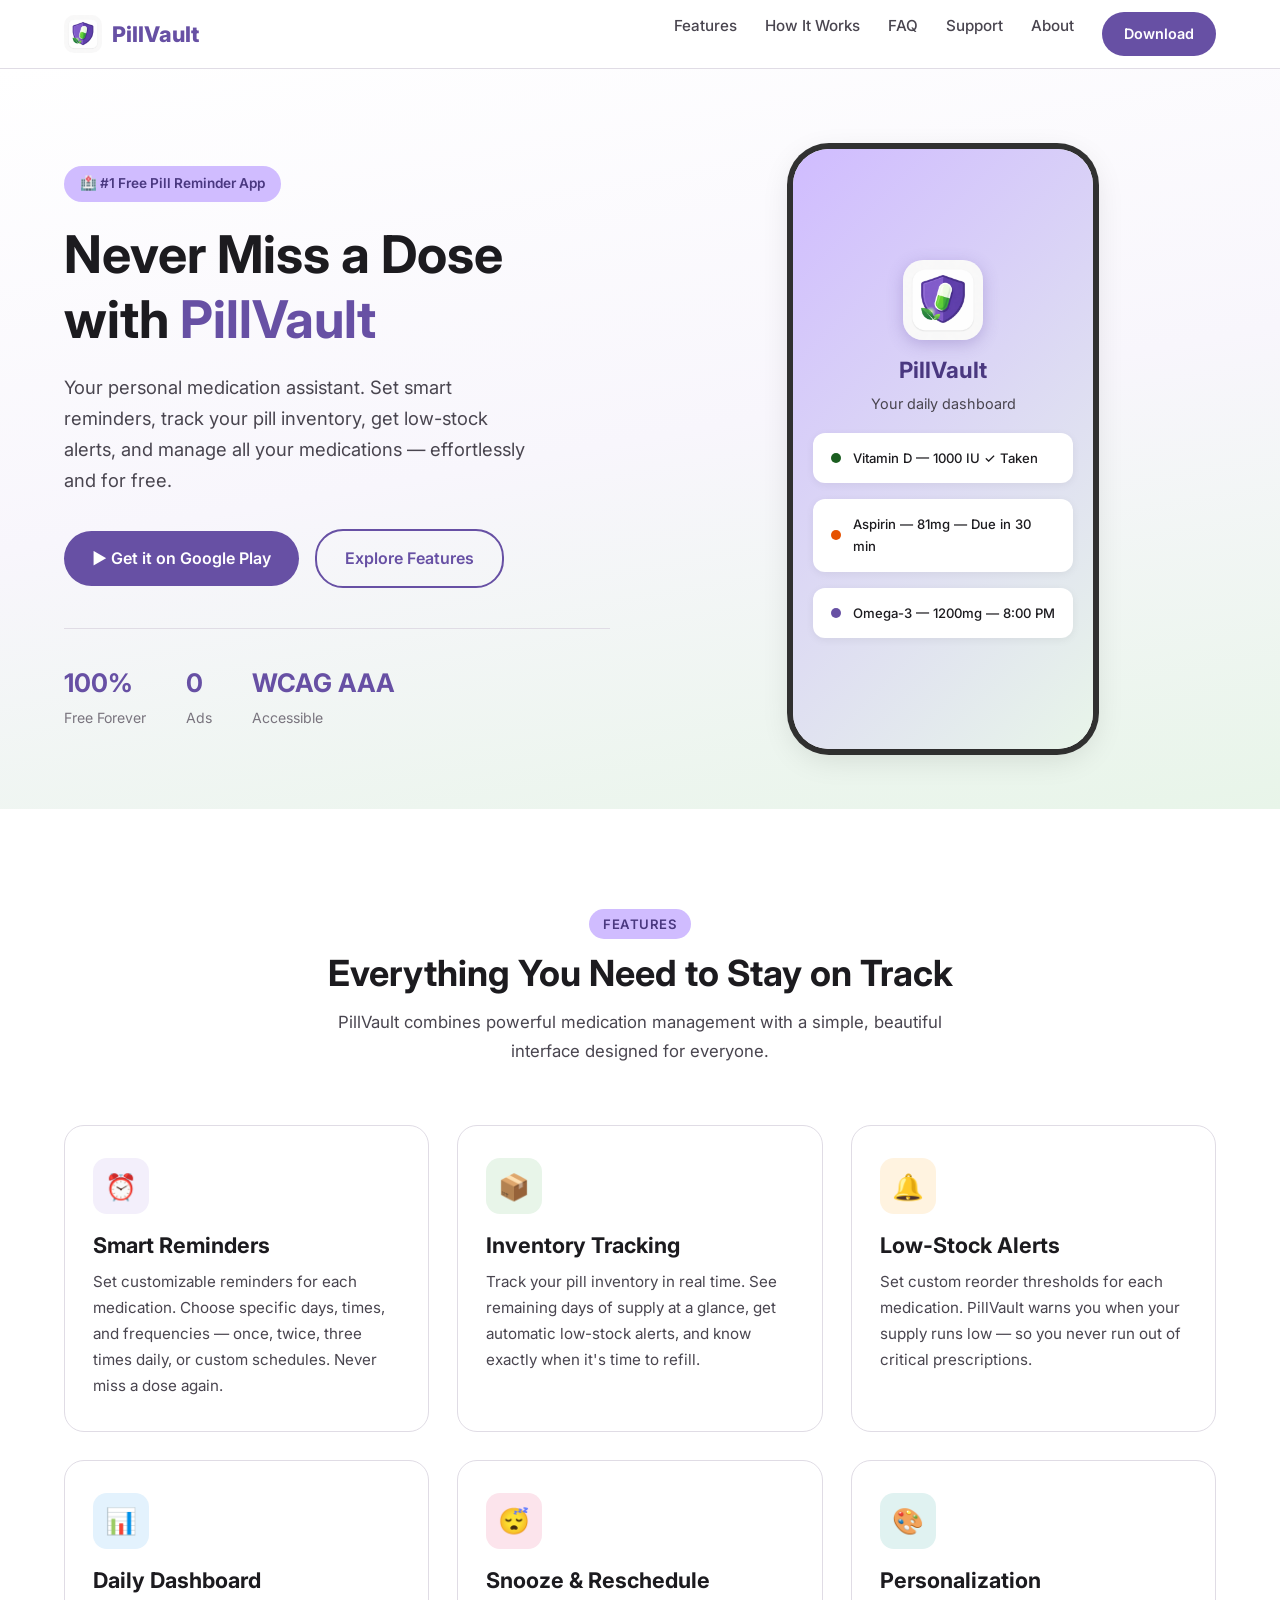
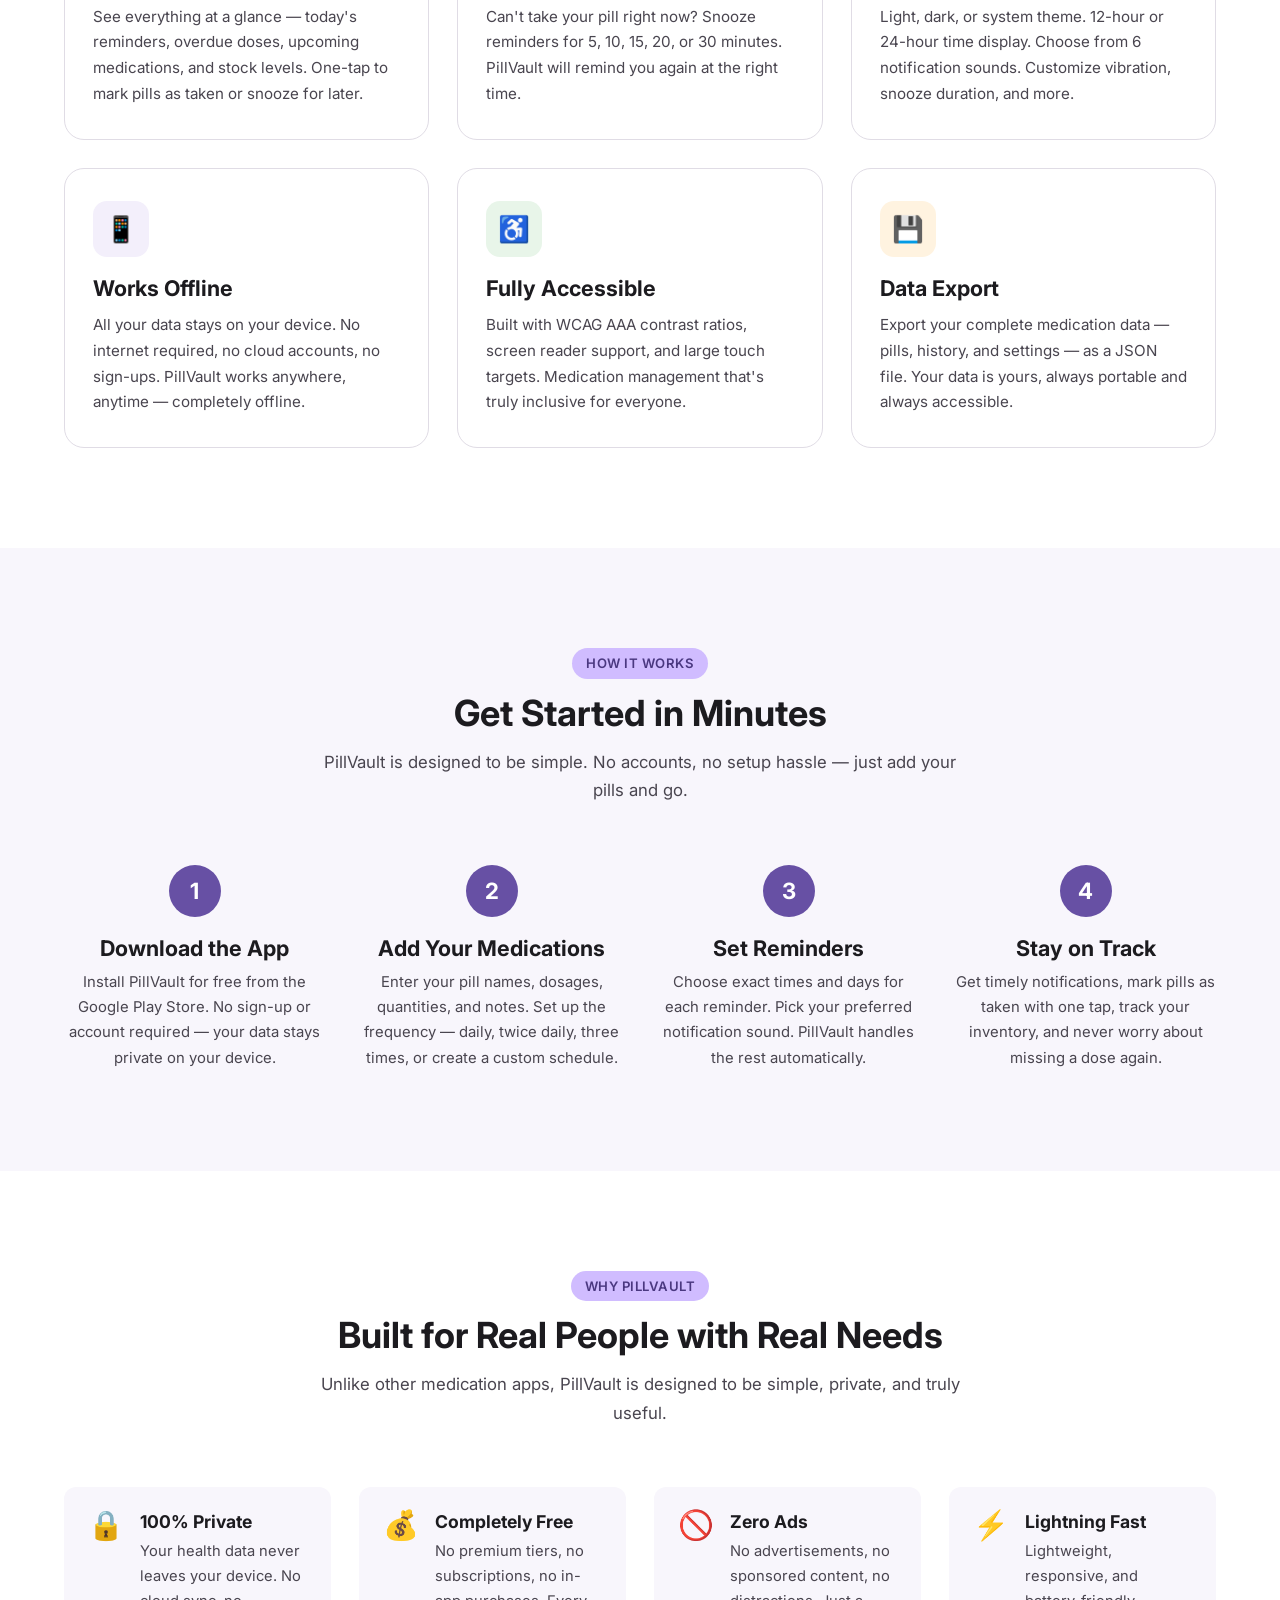
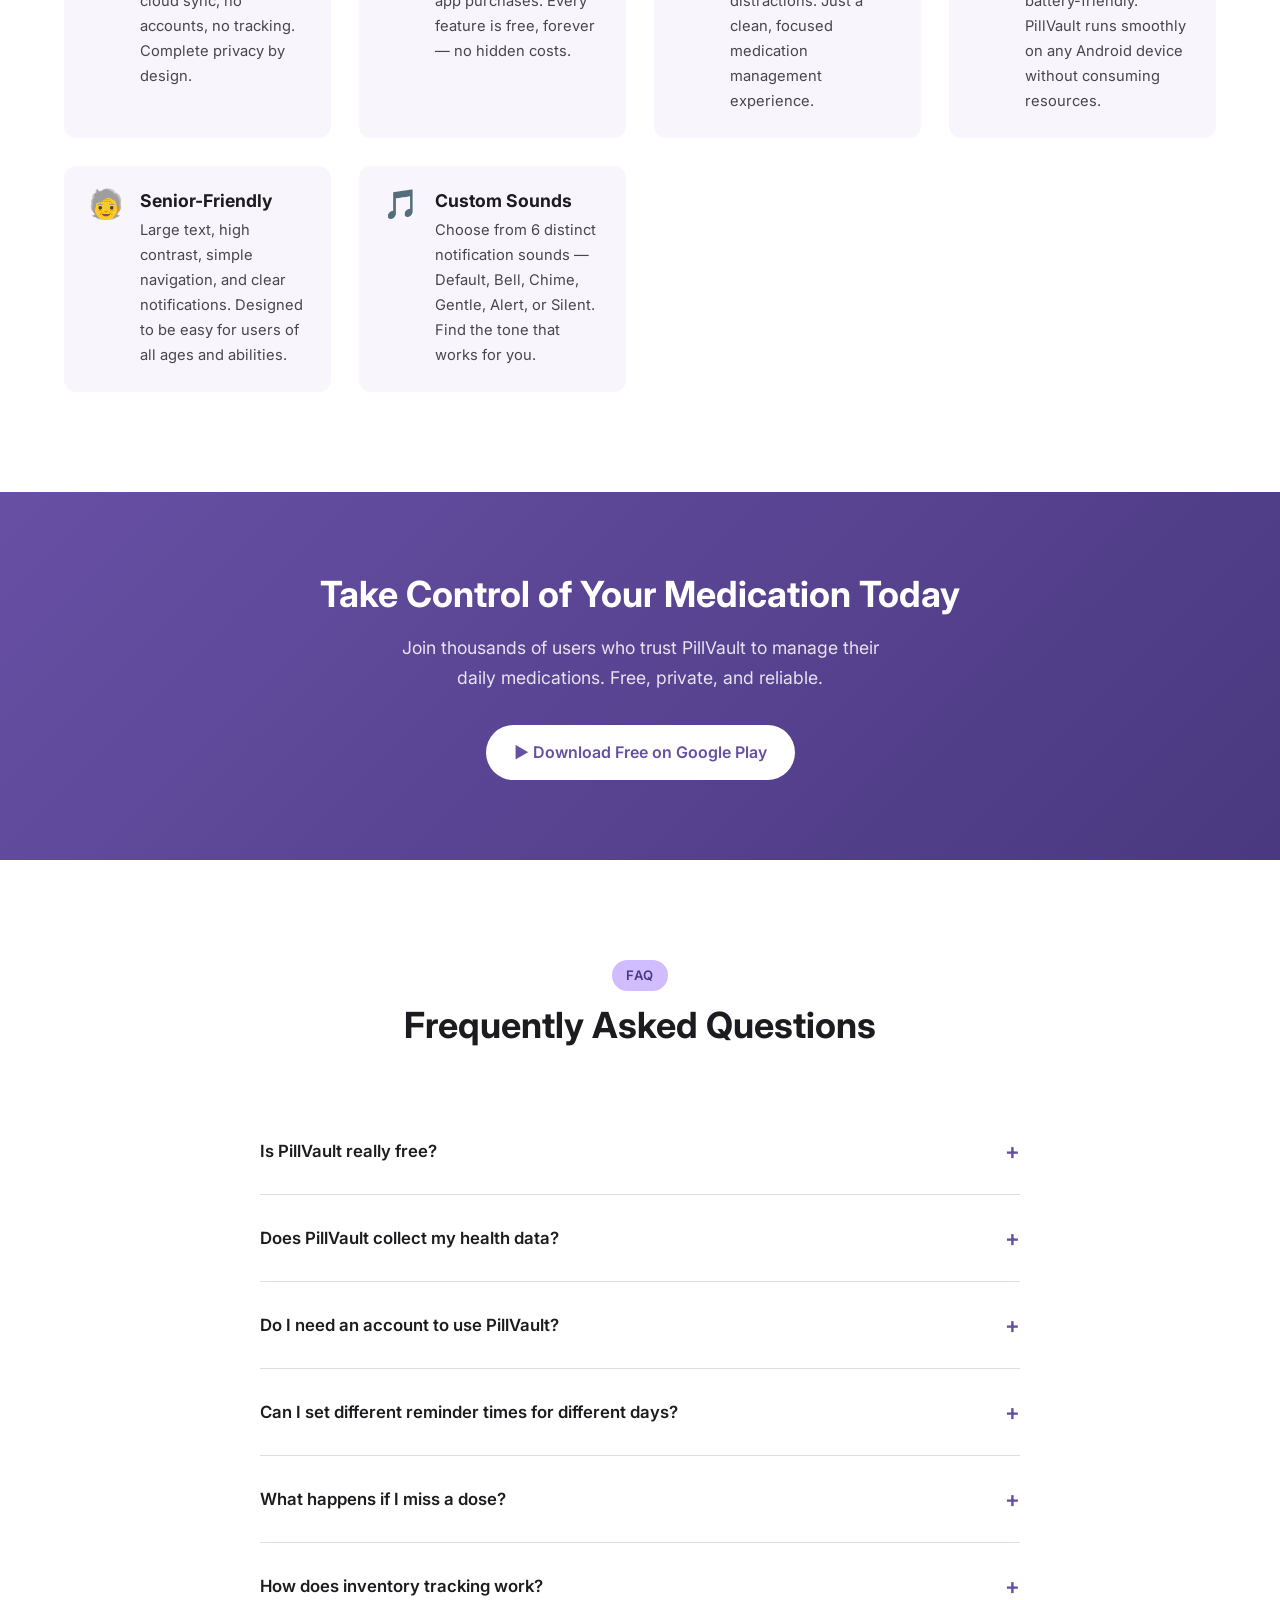
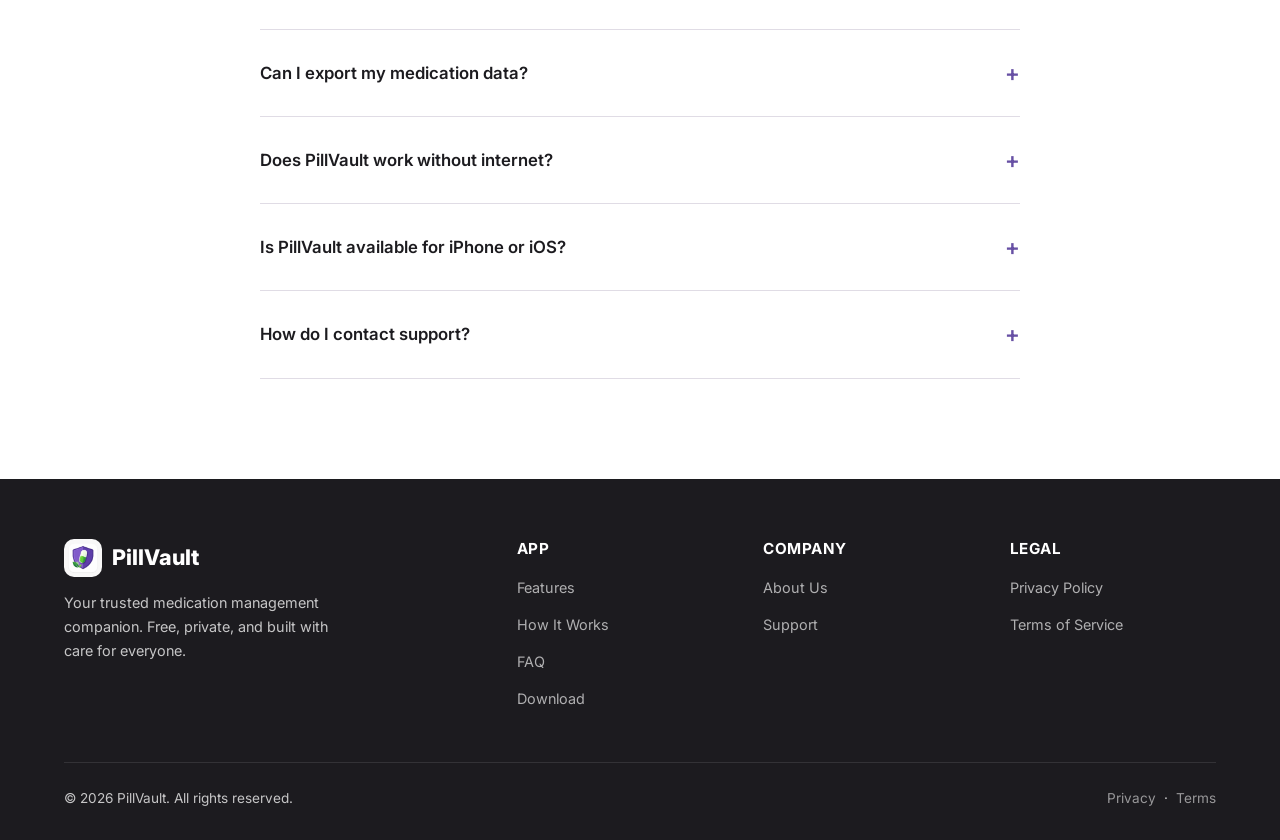
<file: index.html>
<!doctype html>
<html lang="en">
  <head>
    <meta charset="UTF-8" />
    <meta name="viewport" content="width=device-width, initial-scale=1.0" />

    <!-- Google tag (gtag.js) -->
    <script
      async
      src="https://www.googletagmanager.com/gtag/js?id=G-6GTTFHM86S"
    ></script>
    <script>
      window.dataLayer = window.dataLayer || [];
      function gtag() {
        dataLayer.push(arguments);
      }
      gtag("js", new Date());
      gtag("config", "G-6GTTFHM86S");
    </script>

    <!-- Primary SEO -->
    <title>PillVault — Smart Medication Manager &amp; Pill Reminder App</title>
    <meta
      name="description"
      content="PillVault is a free medication management app with smart pill reminders, inventory tracking, and low-stock alerts. Never miss a dose again. Download on Google Play."
    />
    <meta
      name="keywords"
      content="pill reminder app, medication manager, medicine tracker, pill organizer, medication reminder, inventory tracker, health app, prescription tracker, dose reminder, PillVault"
    />
    <meta name="author" content="PillVault" />
    <link rel="canonical" href="https://pillvault.app/" />

    <!-- Open Graph / Social -->
    <meta property="og:type" content="website" />
    <meta
      property="og:title"
      content="PillVault — Smart Medication Manager &amp; Pill Reminder App"
    />
    <meta
      property="og:description"
      content="Never miss a dose. PillVault helps you manage medications, set smart reminders, and track inventory — all in one free app."
    />
    <meta property="og:url" content="https://pillvault.app/" />
    <meta property="og:site_name" content="PillVault" />
    <meta
      property="og:image"
      content="https://pillvault.app/assets/images/og-image.png"
    />

    <!-- Twitter -->
    <meta name="twitter:card" content="summary_large_image" />
    <meta
      name="twitter:title"
      content="PillVault — Smart Medication Manager &amp; Pill Reminder App"
    />
    <meta
      name="twitter:description"
      content="Never miss a dose. PillVault helps you manage medications, set smart reminders, and track inventory — all in one free app."
    />
    <meta
      name="twitter:image"
      content="https://pillvault.app/assets/images/og-image.png"
    />

    <!-- Favicon -->
    <link rel="icon" type="image/png" href="assets/images/favicon.png" />

    <!-- Fonts -->
    <link rel="preconnect" href="https://fonts.googleapis.com" />
    <link rel="preconnect" href="https://fonts.gstatic.com" crossorigin />
    <link
      href="https://fonts.googleapis.com/css2?family=Inter:wght@400;500;600;700;800&display=swap"
      rel="stylesheet"
    />

    <!-- Styles -->
    <link rel="stylesheet" href="assets/style.css" />

    <!-- Structured Data -->
    <script type="application/ld+json">
      {
        "@context": "https://schema.org",
        "@type": "MobileApplication",
        "name": "PillVault",
        "operatingSystem": "Android",
        "applicationCategory": "HealthApplication",
        "description": "PillVault is a free, smart medication management app with pill reminders, inventory tracking, low-stock alerts, and customizable notification sounds. Never miss a dose again.",
        "offers": {
          "@type": "Offer",
          "price": "0",
          "priceCurrency": "USD"
        },
        "aggregateRating": {
          "@type": "AggregateRating",
          "ratingValue": "4.8",
          "ratingCount": "500"
        },
        "url": "https://pillvault.app/",
        "installUrl": "https://play.google.com/store/apps/details?id=com.pillvault.app"
      }
    </script>
  </head>
  <body>
    <!-- ==================== HEADER ==================== -->
    <header class="site-header">
      <div class="container header-inner">
        <a href="/" class="logo" aria-label="PillVault Home">
          <img src="assets/images/icon.png" alt="PillVault" class="logo-img" />
          PillVault
        </a>
        <button
          class="mobile-toggle"
          aria-label="Toggle navigation"
          onclick="document.querySelector('nav').classList.toggle('open')"
        >
          ☰
        </button>
        <nav>
          <ul>
            <li><a href="#features">Features</a></li>
            <li><a href="#how-it-works">How It Works</a></li>
            <li><a href="#faq">FAQ</a></li>
            <li><a href="support">Support</a></li>
            <li><a href="about">About</a></li>
            <li>
              <a
                href="https://play.google.com/store/apps/details?id=com.pillvault.app"
                class="btn btn-primary"
                style="padding: 10px 22px; font-size: 0.9rem"
                >Download</a
              >
            </li>
          </ul>
        </nav>
      </div>
    </header>

    <!-- ==================== HERO ==================== -->
    <section class="hero">
      <div class="container hero-grid">
        <div class="hero-content">
          <span class="hero-badge">🏥 #1 Free Pill Reminder App</span>
          <h1>Never Miss a Dose with <span>PillVault</span></h1>
          <p class="hero-desc">
            Your personal medication assistant. Set smart reminders, track your
            pill inventory, get low-stock alerts, and manage all your
            medications — effortlessly and for free.
          </p>
          <div class="hero-actions">
            <a
              href="https://play.google.com/store/apps/details?id=com.pillvault.app"
              class="btn btn-primary"
            >
              ▶ Get it on Google Play
            </a>
            <a href="#features" class="btn btn-outline">Explore Features</a>
          </div>

          <div class="hero-stats">
            <div class="stat">
              <strong>100%</strong>
              <span>Free Forever</span>
            </div>
            <div class="stat">
              <strong>0</strong>
              <span>Ads</span>
            </div>
            <div class="stat">
              <strong>WCAG AAA</strong>
              <span>Accessible</span>
            </div>
          </div>
        </div>

        <div class="hero-visual">
          <div class="phone-mockup">
            <div class="phone-screen">
              <img
                src="assets/images/icon.png"
                alt="PillVault App Icon"
                class="app-icon-large"
              />
              <h3>PillVault</h3>
              <p>Your daily dashboard</p>
              <div class="mock-card">
                <span class="dot dot-green"></span>
                <span>Vitamin D — 1000 IU ✓ Taken</span>
              </div>
              <div class="mock-card">
                <span class="dot dot-orange"></span>
                <span>Aspirin — 81mg — Due in 30 min</span>
              </div>
              <div class="mock-card">
                <span class="dot dot-blue"></span>
                <span>Omega-3 — 1200mg — 8:00 PM</span>
              </div>
            </div>
          </div>
        </div>
      </div>
    </section>

    <!-- ==================== FEATURES ==================== -->
    <section class="features" id="features">
      <div class="container">
        <div class="section-header">
          <span class="section-label">Features</span>
          <h2>Everything You Need to Stay on Track</h2>
          <p>
            PillVault combines powerful medication management with a simple,
            beautiful interface designed for everyone.
          </p>
        </div>

        <div class="features-grid">
          <div class="feature-card">
            <div class="feature-icon icon-purple">⏰</div>
            <h3>Smart Reminders</h3>
            <p>
              Set customizable reminders for each medication. Choose specific
              days, times, and frequencies — once, twice, three times daily, or
              custom schedules. Never miss a dose again.
            </p>
          </div>

          <div class="feature-card">
            <div class="feature-icon icon-green">📦</div>
            <h3>Inventory Tracking</h3>
            <p>
              Track your pill inventory in real time. See remaining days of
              supply at a glance, get automatic low-stock alerts, and know
              exactly when it's time to refill.
            </p>
          </div>

          <div class="feature-card">
            <div class="feature-icon icon-orange">🔔</div>
            <h3>Low-Stock Alerts</h3>
            <p>
              Set custom reorder thresholds for each medication. PillVault warns
              you when your supply runs low — so you never run out of critical
              prescriptions.
            </p>
          </div>

          <div class="feature-card">
            <div class="feature-icon icon-blue">📊</div>
            <h3>Daily Dashboard</h3>
            <p>
              See everything at a glance — today's reminders, overdue doses,
              upcoming medications, and stock levels. One-tap to mark pills as
              taken or snooze for later.
            </p>
          </div>

          <div class="feature-card">
            <div class="feature-icon icon-red">😴</div>
            <h3>Snooze &amp; Reschedule</h3>
            <p>
              Can't take your pill right now? Snooze reminders for 5, 10, 15,
              20, or 30 minutes. PillVault will remind you again at the right
              time.
            </p>
          </div>

          <div class="feature-card">
            <div class="feature-icon icon-teal">🎨</div>
            <h3>Personalization</h3>
            <p>
              Light, dark, or system theme. 12-hour or 24-hour time display.
              Choose from 6 notification sounds. Customize vibration, snooze
              duration, and more.
            </p>
          </div>

          <div class="feature-card">
            <div class="feature-icon icon-purple">📱</div>
            <h3>Works Offline</h3>
            <p>
              All your data stays on your device. No internet required, no cloud
              accounts, no sign-ups. PillVault works anywhere, anytime —
              completely offline.
            </p>
          </div>

          <div class="feature-card">
            <div class="feature-icon icon-green">♿</div>
            <h3>Fully Accessible</h3>
            <p>
              Built with WCAG AAA contrast ratios, screen reader support, and
              large touch targets. Medication management that's truly inclusive
              for everyone.
            </p>
          </div>

          <div class="feature-card">
            <div class="feature-icon icon-orange">💾</div>
            <h3>Data Export</h3>
            <p>
              Export your complete medication data — pills, history, and
              settings — as a JSON file. Your data is yours, always portable and
              always accessible.
            </p>
          </div>
        </div>
      </div>
    </section>

    <!-- ==================== HOW IT WORKS ==================== -->
    <section class="how-it-works" id="how-it-works">
      <div class="container">
        <div class="section-header">
          <span class="section-label">How It Works</span>
          <h2>Get Started in Minutes</h2>
          <p>
            PillVault is designed to be simple. No accounts, no setup hassle —
            just add your pills and go.
          </p>
        </div>

        <div class="steps">
          <div class="step">
            <div class="step-number">1</div>
            <h3>Download the App</h3>
            <p>
              Install PillVault for free from the Google Play Store. No sign-up
              or account required — your data stays private on your device.
            </p>
          </div>
          <div class="step">
            <div class="step-number">2</div>
            <h3>Add Your Medications</h3>
            <p>
              Enter your pill names, dosages, quantities, and notes. Set up the
              frequency — daily, twice daily, three times, or create a custom
              schedule.
            </p>
          </div>
          <div class="step">
            <div class="step-number">3</div>
            <h3>Set Reminders</h3>
            <p>
              Choose exact times and days for each reminder. Pick your preferred
              notification sound. PillVault handles the rest automatically.
            </p>
          </div>
          <div class="step">
            <div class="step-number">4</div>
            <h3>Stay on Track</h3>
            <p>
              Get timely notifications, mark pills as taken with one tap, track
              your inventory, and never worry about missing a dose again.
            </p>
          </div>
        </div>
      </div>
    </section>

    <!-- ==================== WHY PILLVAULT ==================== -->
    <section class="benefits" id="why">
      <div class="container">
        <div class="section-header">
          <span class="section-label">Why PillVault</span>
          <h2>Built for Real People with Real Needs</h2>
          <p>
            Unlike other medication apps, PillVault is designed to be simple,
            private, and truly useful.
          </p>
        </div>

        <div class="benefits-grid">
          <div class="benefit-card">
            <div class="benefit-icon">🔒</div>
            <div>
              <h3>100% Private</h3>
              <p>
                Your health data never leaves your device. No cloud sync, no
                accounts, no tracking. Complete privacy by design.
              </p>
            </div>
          </div>

          <div class="benefit-card">
            <div class="benefit-icon">💰</div>
            <div>
              <h3>Completely Free</h3>
              <p>
                No premium tiers, no subscriptions, no in-app purchases. Every
                feature is free, forever — no hidden costs.
              </p>
            </div>
          </div>

          <div class="benefit-card">
            <div class="benefit-icon">🚫</div>
            <div>
              <h3>Zero Ads</h3>
              <p>
                No advertisements, no sponsored content, no distractions. Just a
                clean, focused medication management experience.
              </p>
            </div>
          </div>

          <div class="benefit-card">
            <div class="benefit-icon">⚡</div>
            <div>
              <h3>Lightning Fast</h3>
              <p>
                Lightweight, responsive, and battery-friendly. PillVault runs
                smoothly on any Android device without consuming resources.
              </p>
            </div>
          </div>

          <div class="benefit-card">
            <div class="benefit-icon">🧓</div>
            <div>
              <h3>Senior-Friendly</h3>
              <p>
                Large text, high contrast, simple navigation, and clear
                notifications. Designed to be easy for users of all ages and
                abilities.
              </p>
            </div>
          </div>

          <div class="benefit-card">
            <div class="benefit-icon">🎵</div>
            <div>
              <h3>Custom Sounds</h3>
              <p>
                Choose from 6 distinct notification sounds — Default, Bell,
                Chime, Gentle, Alert, or Silent. Find the tone that works for
                you.
              </p>
            </div>
          </div>
        </div>
      </div>
    </section>

    <!-- ==================== CTA ==================== -->
    <section class="cta">
      <div class="container">
        <h2>Take Control of Your Medication Today</h2>
        <p>
          Join thousands of users who trust PillVault to manage their daily
          medications. Free, private, and reliable.
        </p>
        <a
          href="https://play.google.com/store/apps/details?id=com.pillvault.app"
          class="btn btn-white"
        >
          ▶ Download Free on Google Play
        </a>
      </div>
    </section>

    <!-- ==================== FAQ ==================== -->
    <section class="faq" id="faq">
      <div class="container">
        <div class="section-header">
          <span class="section-label">FAQ</span>
          <h2>Frequently Asked Questions</h2>
        </div>

        <div class="faq-list">
          <details class="faq-item">
            <summary>Is PillVault really free?</summary>
            <p>
              Yes, PillVault is 100% free with no in-app purchases, no
              subscriptions, and no hidden fees. All features are available to
              every user from day one.
            </p>
          </details>

          <details class="faq-item">
            <summary>Does PillVault collect my health data?</summary>
            <p>
              No. PillVault stores all your data locally on your device. We do
              not collect, transmit, or store any personal or health information
              on external servers. Your data stays on your phone.
            </p>
          </details>

          <details class="faq-item">
            <summary>Do I need an account to use PillVault?</summary>
            <p>
              No account or sign-up is required. Simply download the app and
              start adding your medications right away. No email, no password,
              no verification needed.
            </p>
          </details>

          <details class="faq-item">
            <summary>
              Can I set different reminder times for different days?
            </summary>
            <p>
              Yes! PillVault supports fully customizable reminder schedules. You
              can set different times for each day of the week, or use preset
              frequencies like once, twice, or three times daily.
            </p>
          </details>

          <details class="faq-item">
            <summary>What happens if I miss a dose?</summary>
            <p>
              PillVault automatically detects missed doses after 60 minutes and
              marks them accordingly in your history. You can also snooze
              reminders to be notified again after a configurable delay.
            </p>
          </details>

          <details class="faq-item">
            <summary>How does inventory tracking work?</summary>
            <p>
              When you add a medication, enter your current quantity. Each time
              you mark a dose as taken, PillVault automatically decreases your
              inventory count. You'll see remaining days of supply and get
              alerts when stock runs low.
            </p>
          </details>

          <details class="faq-item">
            <summary>Can I export my medication data?</summary>
            <p>
              Yes. Go to Settings and use the Export Data feature. PillVault
              exports all your pills, history, and settings as a portable JSON
              file that you can save or share.
            </p>
          </details>

          <details class="faq-item">
            <summary>Does PillVault work without internet?</summary>
            <p>
              Absolutely. PillVault works completely offline. All reminder
              scheduling, inventory tracking, and data management happen locally
              on your device with no internet connection required.
            </p>
          </details>

          <details class="faq-item">
            <summary>Is PillVault available for iPhone or iOS?</summary>
            <p>
              PillVault is currently available on Android via the Google Play
              Store. iOS support is planned for a future release. Stay tuned for
              updates!
            </p>
          </details>

          <details class="faq-item">
            <summary>How do I contact support?</summary>
            <p>
              Visit our <a href="support">Support page</a> for help. You can
              reach us via email for any questions, feedback, or issues you
              encounter with the app.
            </p>
          </details>
        </div>
      </div>
    </section>

    <!-- ==================== FOOTER ==================== -->
    <footer class="site-footer">
      <div class="container">
        <div class="footer-grid">
          <div class="footer-brand">
            <div class="logo">
              <img
                src="assets/images/icon.png"
                alt="PillVault"
                class="logo-img"
              />
              PillVault
            </div>
            <p>
              Your trusted medication management companion. Free, private, and
              built with care for everyone.
            </p>
          </div>

          <div class="footer-col">
            <h4>App</h4>
            <ul>
              <li><a href="#features">Features</a></li>
              <li><a href="#how-it-works">How It Works</a></li>
              <li><a href="#faq">FAQ</a></li>
              <li>
                <a
                  href="https://play.google.com/store/apps/details?id=com.pillvault.app"
                  >Download</a
                >
              </li>
            </ul>
          </div>

          <div class="footer-col">
            <h4>Company</h4>
            <ul>
              <li><a href="about">About Us</a></li>
              <li><a href="support">Support</a></li>
            </ul>
          </div>

          <div class="footer-col">
            <h4>Legal</h4>
            <ul>
              <li><a href="privacy">Privacy Policy</a></li>
              <li><a href="terms-of-service">Terms of Service</a></li>
            </ul>
          </div>
        </div>

        <div class="footer-bottom">
          <span>&copy; 2026 PillVault. All rights reserved.</span>
          <span>
            <a href="privacy">Privacy</a> &nbsp;·&nbsp;
            <a href="terms-of-service">Terms</a>
          </span>
        </div>
      </div>
    </footer>
  </body>
</html>
</file>
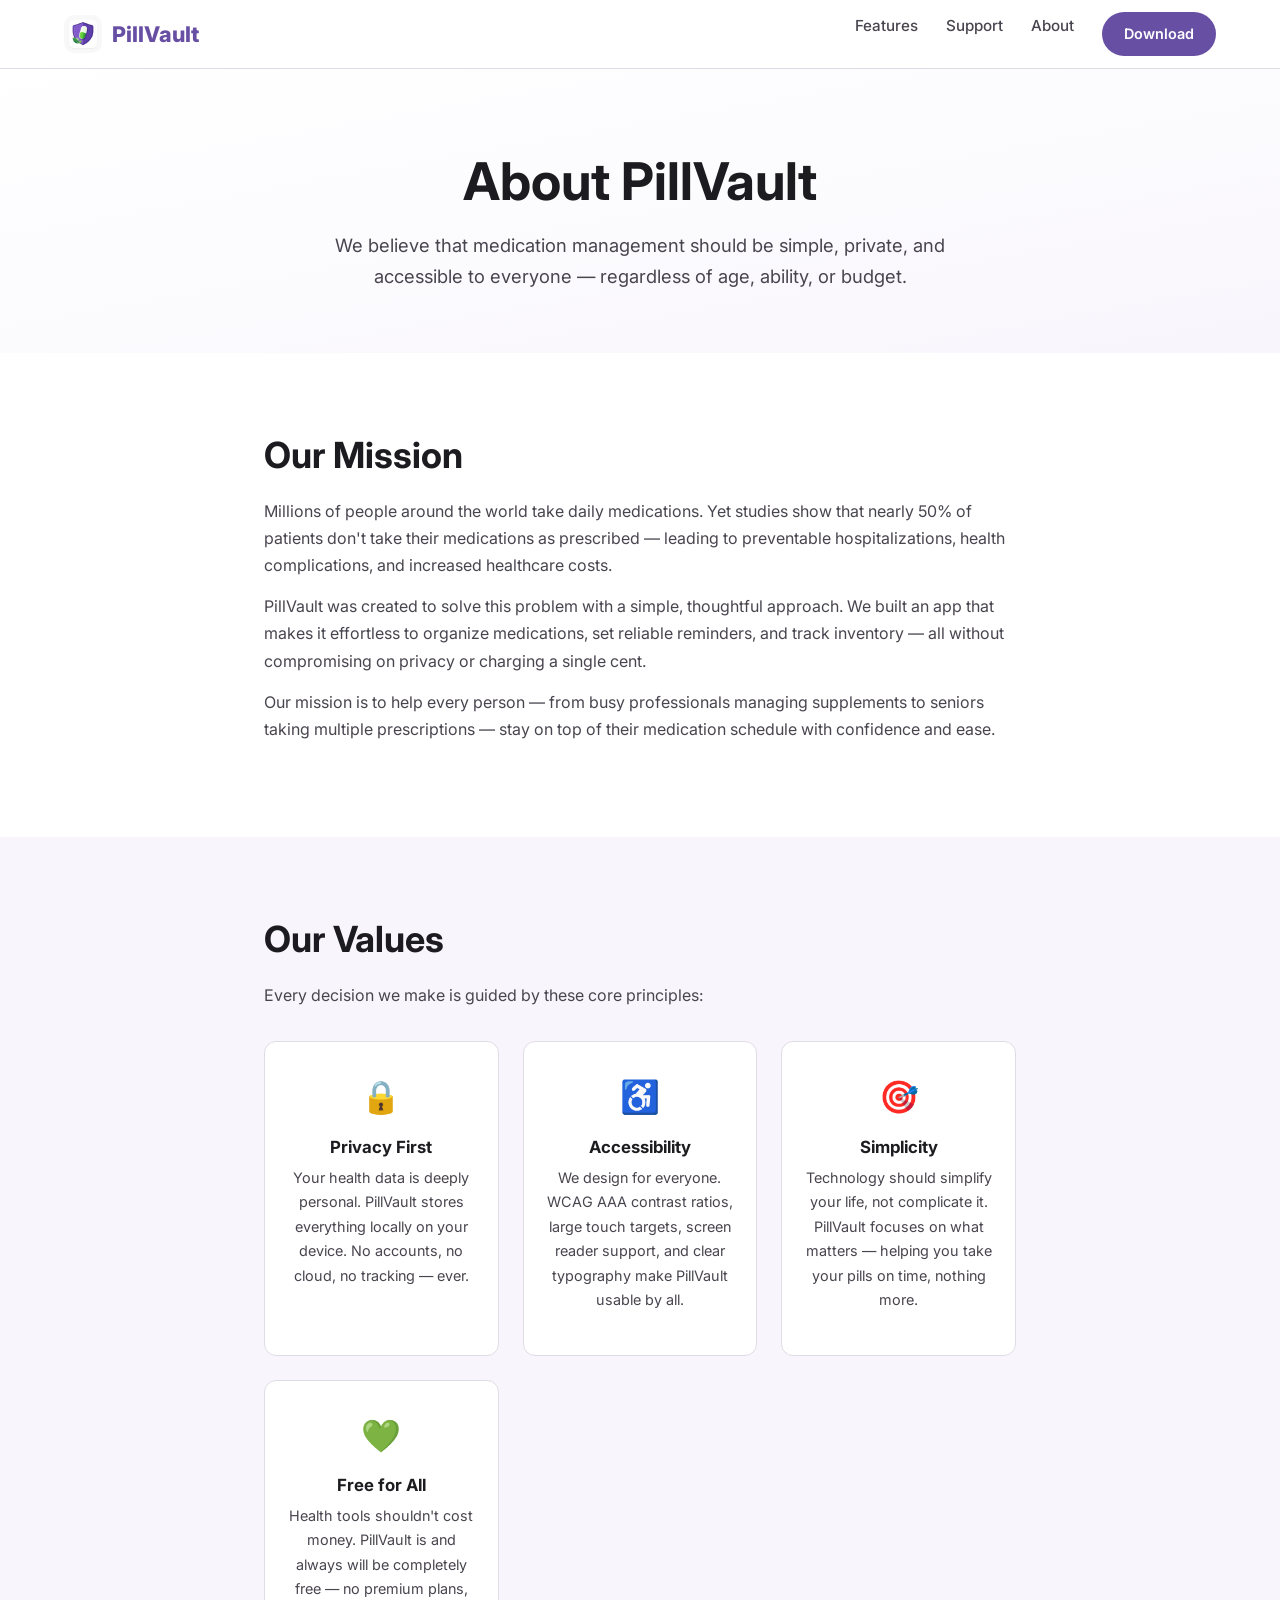
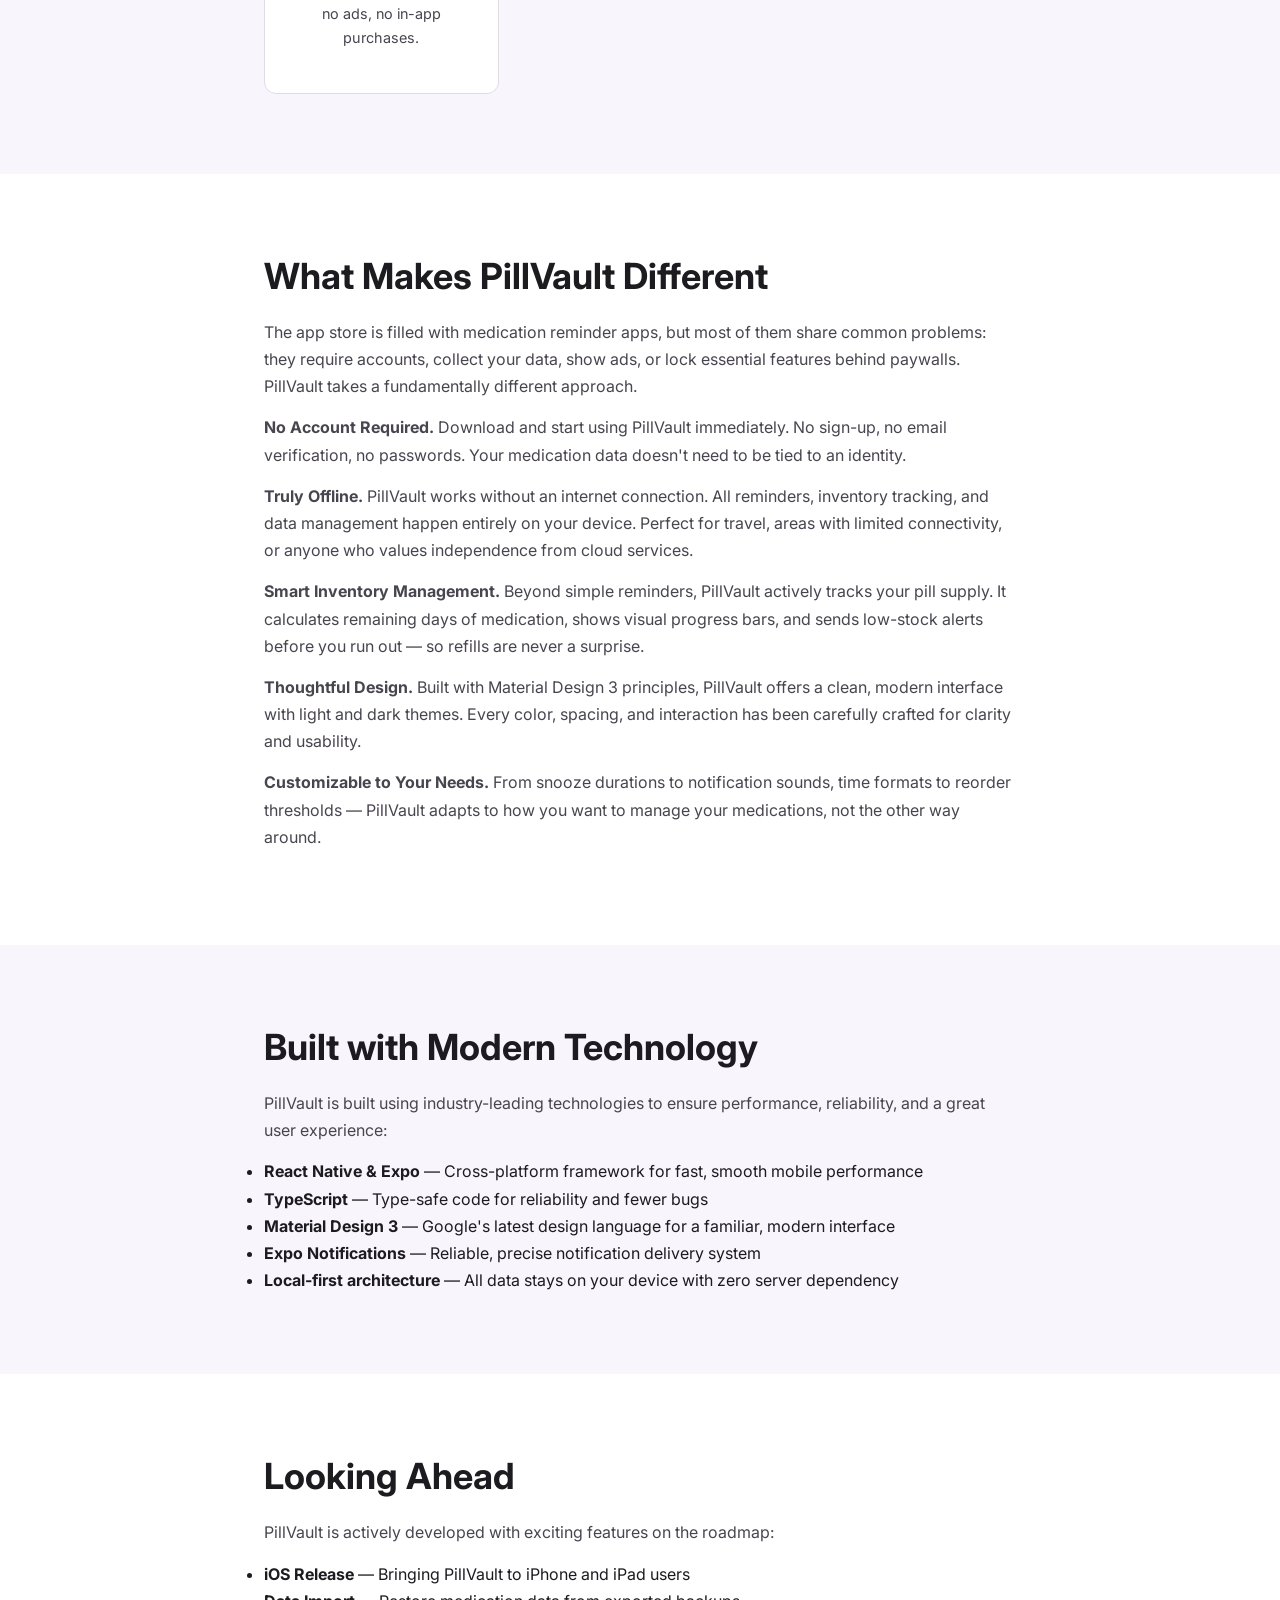
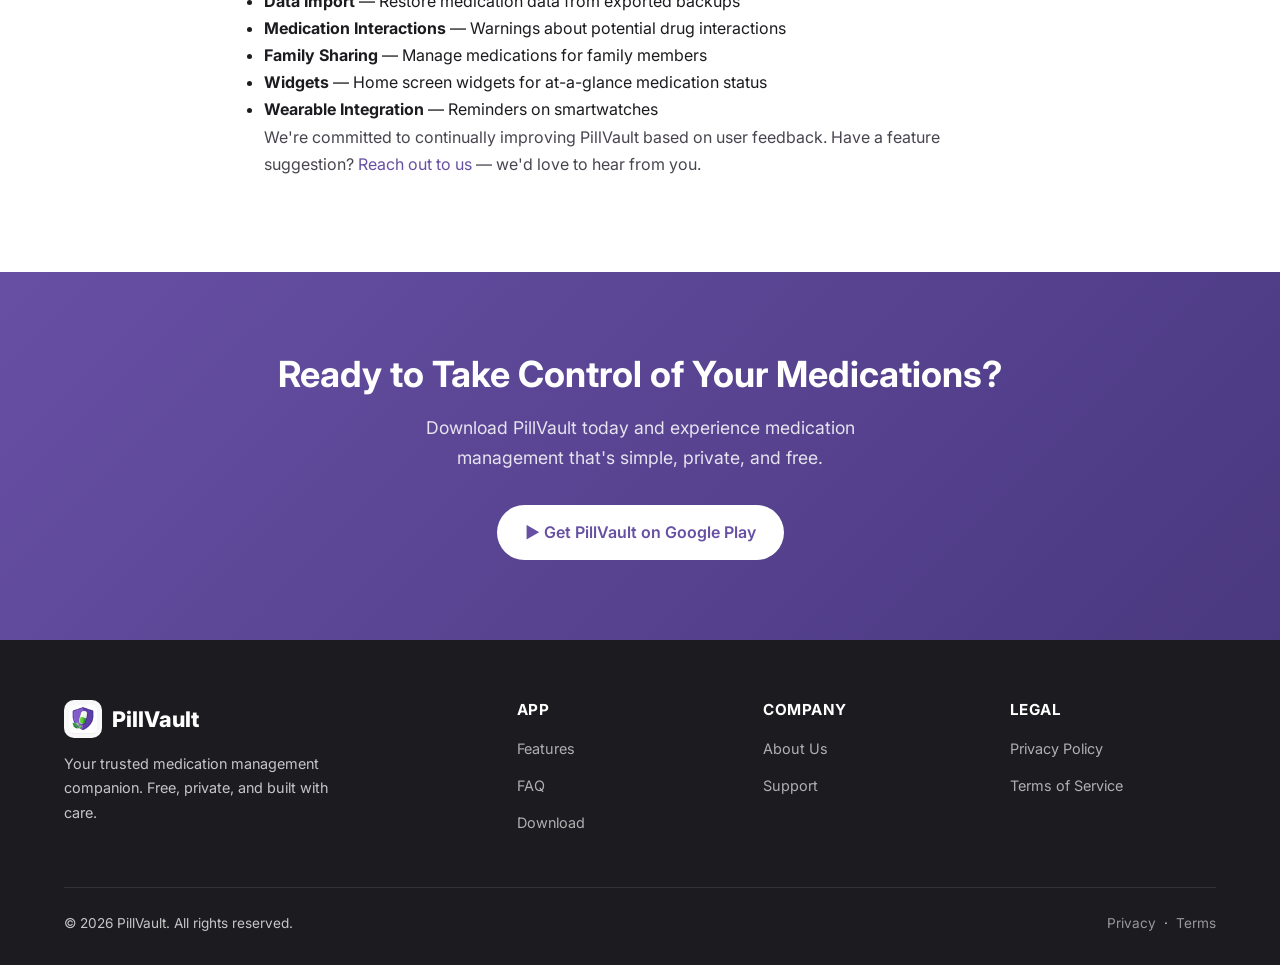
<file: about.html>
<!doctype html>
<html lang="en">
  <head>
    <meta charset="UTF-8" />
    <meta name="viewport" content="width=device-width, initial-scale=1.0" />

    <!-- Google tag (gtag.js) -->
    <script
      async
      src="https://www.googletagmanager.com/gtag/js?id=G-6GTTFHM86S"
    ></script>
    <script>
      window.dataLayer = window.dataLayer || [];
      function gtag() {
        dataLayer.push(arguments);
      }
      gtag("js", new Date());
      gtag("config", "G-6GTTFHM86S");
    </script>

    <title>About — PillVault</title>
    <meta
      name="description"
      content="Learn about PillVault — the free, privacy-first medication management app built to help everyone stay on top of their health. Our mission, values, and story."
    />
    <meta name="robots" content="index, follow" />
    <link rel="canonical" href="https://pillvault.app/about" />

    <meta property="og:type" content="website" />
    <meta property="og:title" content="About — PillVault" />
    <meta
      property="og:description"
      content="The story behind PillVault. Privacy-first, accessible medication management for everyone."
    />
    <meta property="og:url" content="https://pillvault.app/about" />

    <link rel="icon" type="image/png" href="assets/images/favicon.png" />
    <link rel="preconnect" href="https://fonts.googleapis.com" />
    <link rel="preconnect" href="https://fonts.gstatic.com" crossorigin />
    <link
      href="https://fonts.googleapis.com/css2?family=Inter:wght@400;500;600;700;800&display=swap"
      rel="stylesheet"
    />
    <link rel="stylesheet" href="assets/style.css" />
  </head>
  <body>
    <!-- HEADER -->
    <header class="site-header">
      <div class="container header-inner">
        <a href="/" class="logo" aria-label="PillVault Home">
          <img src="assets/images/icon.png" alt="PillVault" class="logo-img" />
          PillVault
        </a>
        <button
          class="mobile-toggle"
          aria-label="Toggle navigation"
          onclick="document.querySelector('nav').classList.toggle('open')"
        >
          ☰
        </button>
        <nav>
          <ul>
            <li><a href="/#features">Features</a></li>
            <li><a href="support">Support</a></li>
            <li><a href="about">About</a></li>
            <li>
              <a
                href="https://play.google.com/store/apps/details?id=com.pillvault.app"
                class="btn btn-primary"
                style="padding: 10px 22px; font-size: 0.9rem"
                >Download</a
              >
            </li>
          </ul>
        </nav>
      </div>
    </header>

    <!-- HERO -->
    <section class="about-hero">
      <div class="container">
        <h1>About PillVault</h1>
        <p>
          We believe that medication management should be simple, private, and
          accessible to everyone — regardless of age, ability, or budget.
        </p>
      </div>
    </section>

    <!-- MISSION -->
    <section class="about-section">
      <div class="container">
        <h2>Our Mission</h2>
        <p>
          Millions of people around the world take daily medications. Yet
          studies show that nearly 50% of patients don't take their medications
          as prescribed — leading to preventable hospitalizations, health
          complications, and increased healthcare costs.
        </p>
        <p>
          PillVault was created to solve this problem with a simple, thoughtful
          approach. We built an app that makes it effortless to organize
          medications, set reliable reminders, and track inventory — all without
          compromising on privacy or charging a single cent.
        </p>
        <p>
          Our mission is to help every person — from busy professionals managing
          supplements to seniors taking multiple prescriptions — stay on top of
          their medication schedule with confidence and ease.
        </p>
      </div>
    </section>

    <!-- VALUES -->
    <section class="about-section">
      <div class="container">
        <h2>Our Values</h2>
        <p>Every decision we make is guided by these core principles:</p>

        <div class="values-grid">
          <div class="value-card">
            <div class="icon">🔒</div>
            <h3>Privacy First</h3>
            <p>
              Your health data is deeply personal. PillVault stores everything
              locally on your device. No accounts, no cloud, no tracking — ever.
            </p>
          </div>

          <div class="value-card">
            <div class="icon">♿</div>
            <h3>Accessibility</h3>
            <p>
              We design for everyone. WCAG AAA contrast ratios, large touch
              targets, screen reader support, and clear typography make
              PillVault usable by all.
            </p>
          </div>

          <div class="value-card">
            <div class="icon">🎯</div>
            <h3>Simplicity</h3>
            <p>
              Technology should simplify your life, not complicate it. PillVault
              focuses on what matters — helping you take your pills on time,
              nothing more.
            </p>
          </div>

          <div class="value-card">
            <div class="icon">💚</div>
            <h3>Free for All</h3>
            <p>
              Health tools shouldn't cost money. PillVault is and always will be
              completely free — no premium plans, no ads, no in-app purchases.
            </p>
          </div>
        </div>
      </div>
    </section>

    <!-- FEATURES SUMMARY -->
    <section class="about-section">
      <div class="container">
        <h2>What Makes PillVault Different</h2>
        <p>
          The app store is filled with medication reminder apps, but most of
          them share common problems: they require accounts, collect your data,
          show ads, or lock essential features behind paywalls. PillVault takes
          a fundamentally different approach.
        </p>

        <p>
          <strong>No Account Required.</strong> Download and start using
          PillVault immediately. No sign-up, no email verification, no
          passwords. Your medication data doesn't need to be tied to an
          identity.
        </p>

        <p>
          <strong>Truly Offline.</strong> PillVault works without an internet
          connection. All reminders, inventory tracking, and data management
          happen entirely on your device. Perfect for travel, areas with limited
          connectivity, or anyone who values independence from cloud services.
        </p>

        <p>
          <strong>Smart Inventory Management.</strong> Beyond simple reminders,
          PillVault actively tracks your pill supply. It calculates remaining
          days of medication, shows visual progress bars, and sends low-stock
          alerts before you run out — so refills are never a surprise.
        </p>

        <p>
          <strong>Thoughtful Design.</strong> Built with Material Design 3
          principles, PillVault offers a clean, modern interface with light and
          dark themes. Every color, spacing, and interaction has been carefully
          crafted for clarity and usability.
        </p>

        <p>
          <strong>Customizable to Your Needs.</strong> From snooze durations to
          notification sounds, time formats to reorder thresholds — PillVault
          adapts to how you want to manage your medications, not the other way
          around.
        </p>
      </div>
    </section>

    <!-- TECHNOLOGY -->
    <section class="about-section">
      <div class="container">
        <h2>Built with Modern Technology</h2>
        <p>
          PillVault is built using industry-leading technologies to ensure
          performance, reliability, and a great user experience:
        </p>
        <ul>
          <li>
            <strong>React Native &amp; Expo</strong> — Cross-platform framework
            for fast, smooth mobile performance
          </li>
          <li>
            <strong>TypeScript</strong> — Type-safe code for reliability and
            fewer bugs
          </li>
          <li>
            <strong>Material Design 3</strong> — Google's latest design language
            for a familiar, modern interface
          </li>
          <li>
            <strong>Expo Notifications</strong> — Reliable, precise notification
            delivery system
          </li>
          <li>
            <strong>Local-first architecture</strong> — All data stays on your
            device with zero server dependency
          </li>
        </ul>
      </div>
    </section>

    <!-- LOOKING AHEAD -->
    <section class="about-section">
      <div class="container">
        <h2>Looking Ahead</h2>
        <p>
          PillVault is actively developed with exciting features on the roadmap:
        </p>
        <ul>
          <li>
            <strong>iOS Release</strong> — Bringing PillVault to iPhone and iPad
            users
          </li>
          <li>
            <strong>Data Import</strong> — Restore medication data from exported
            backups
          </li>
          <li>
            <strong>Medication Interactions</strong> — Warnings about potential
            drug interactions
          </li>
          <li>
            <strong>Family Sharing</strong> — Manage medications for family
            members
          </li>
          <li>
            <strong>Widgets</strong> — Home screen widgets for at-a-glance
            medication status
          </li>
          <li>
            <strong>Wearable Integration</strong> — Reminders on smartwatches
          </li>
        </ul>
        <p>
          We're committed to continually improving PillVault based on user
          feedback. Have a feature suggestion?
          <a href="support">Reach out to us</a> — we'd love to hear from you.
        </p>
      </div>
    </section>

    <!-- CTA -->
    <section class="cta">
      <div class="container">
        <h2>Ready to Take Control of Your Medications?</h2>
        <p>
          Download PillVault today and experience medication management that's
          simple, private, and free.
        </p>
        <a
          href="https://play.google.com/store/apps/details?id=com.pillvault.app"
          class="btn btn-white"
        >
          ▶ Get PillVault on Google Play
        </a>
      </div>
    </section>

    <!-- FOOTER -->
    <footer class="site-footer">
      <div class="container">
        <div class="footer-grid">
          <div class="footer-brand">
            <div class="logo">
              <img
                src="assets/images/icon.png"
                alt="PillVault"
                class="logo-img"
              />
              PillVault
            </div>
            <p>
              Your trusted medication management companion. Free, private, and
              built with care.
            </p>
          </div>
          <div class="footer-col">
            <h4>App</h4>
            <ul>
              <li><a href="/#features">Features</a></li>
              <li><a href="/#faq">FAQ</a></li>
              <li>
                <a
                  href="https://play.google.com/store/apps/details?id=com.pillvault.app"
                  >Download</a
                >
              </li>
            </ul>
          </div>
          <div class="footer-col">
            <h4>Company</h4>
            <ul>
              <li><a href="about">About Us</a></li>
              <li><a href="support">Support</a></li>
            </ul>
          </div>
          <div class="footer-col">
            <h4>Legal</h4>
            <ul>
              <li><a href="privacy">Privacy Policy</a></li>
              <li><a href="terms-of-service">Terms of Service</a></li>
            </ul>
          </div>
        </div>
        <div class="footer-bottom">
          <span>&copy; 2026 PillVault. All rights reserved.</span>
          <span>
            <a href="privacy">Privacy</a> &nbsp;·&nbsp;
            <a href="terms-of-service">Terms</a>
          </span>
        </div>
      </div>
    </footer>
  </body>
</html>
</file>
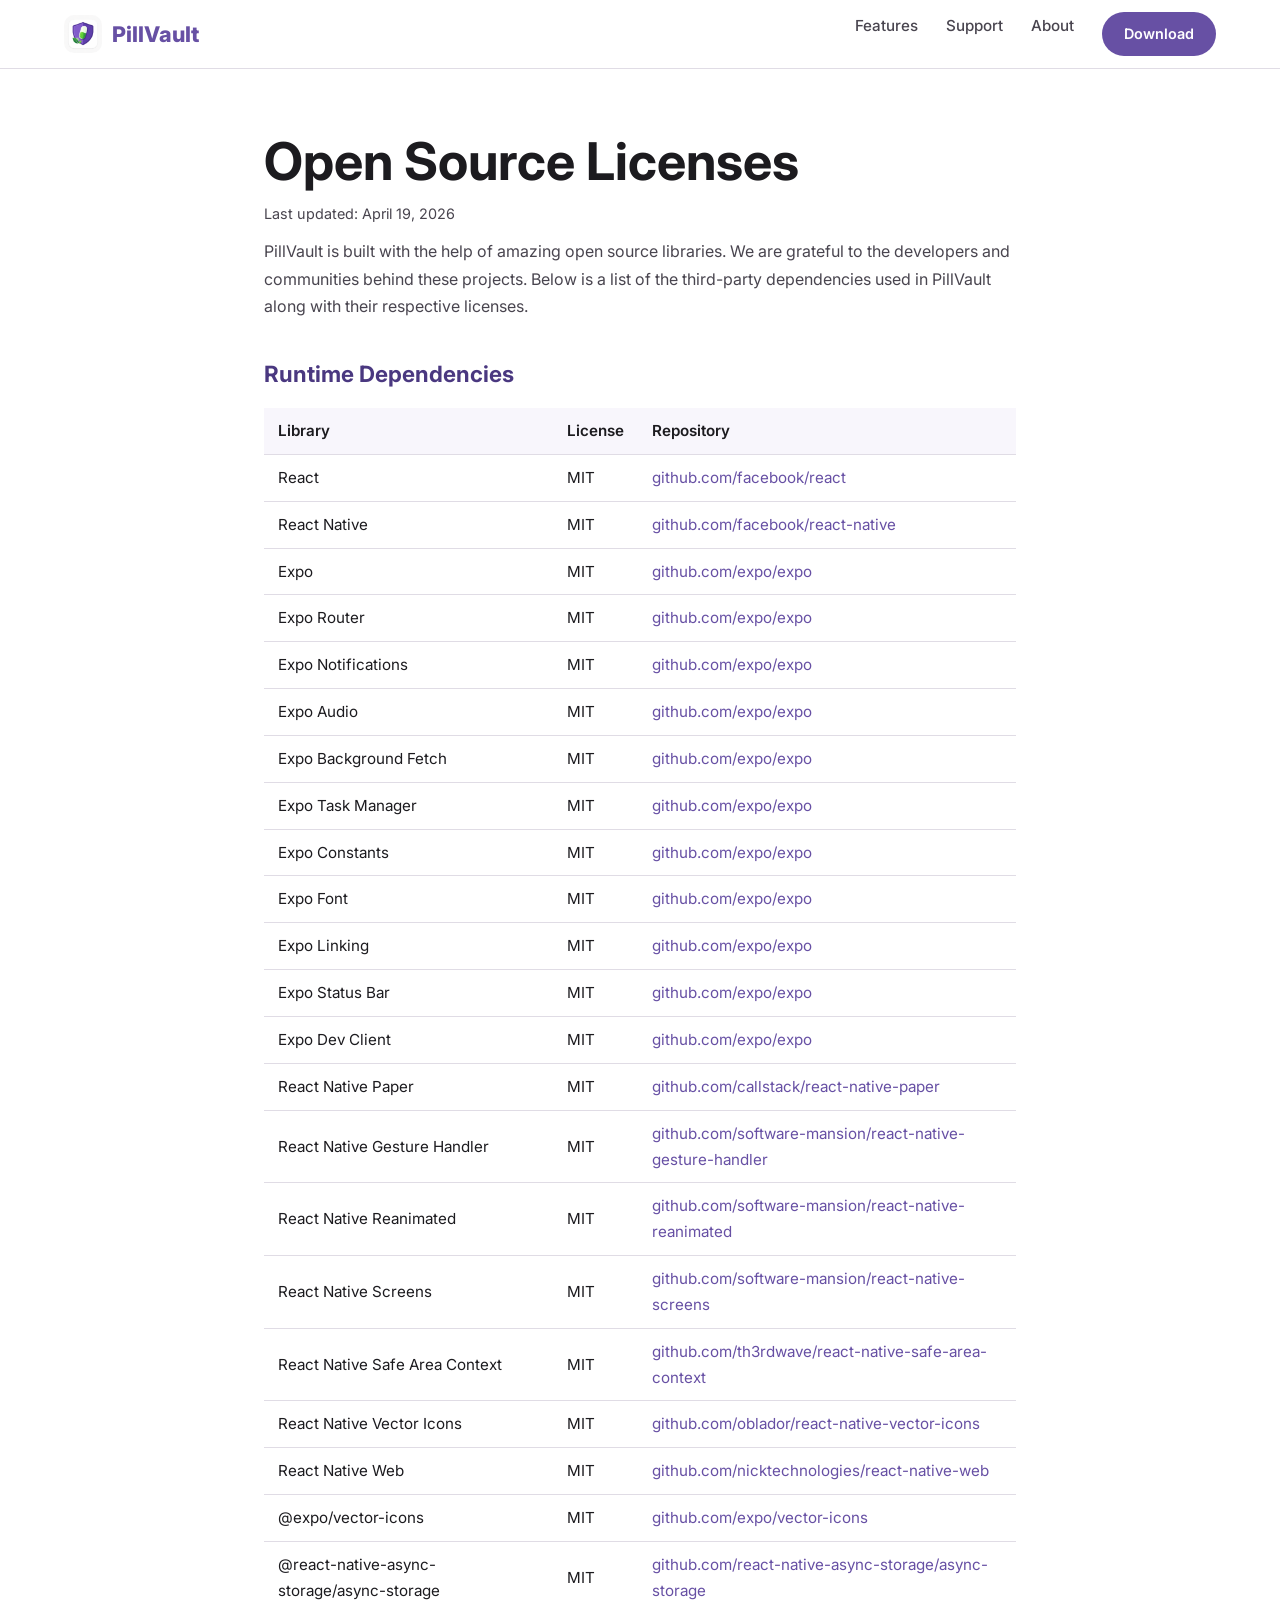
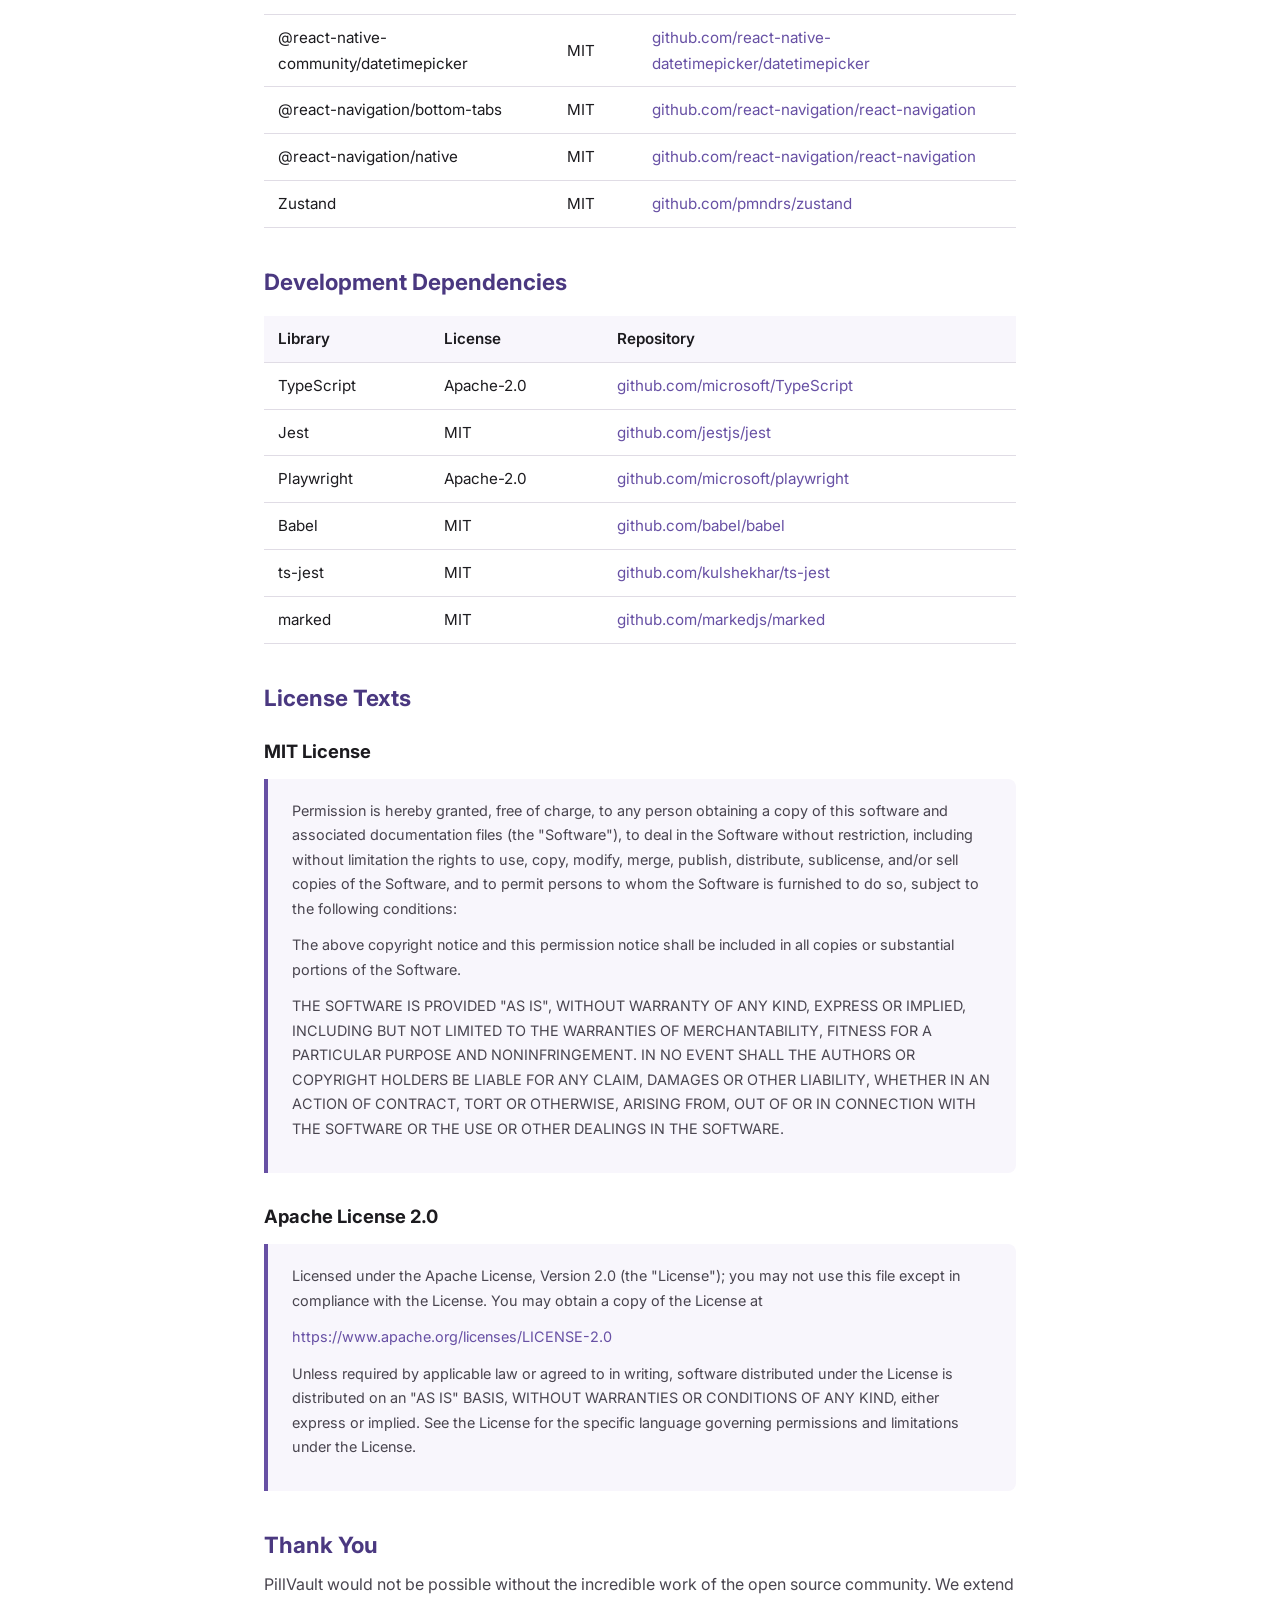
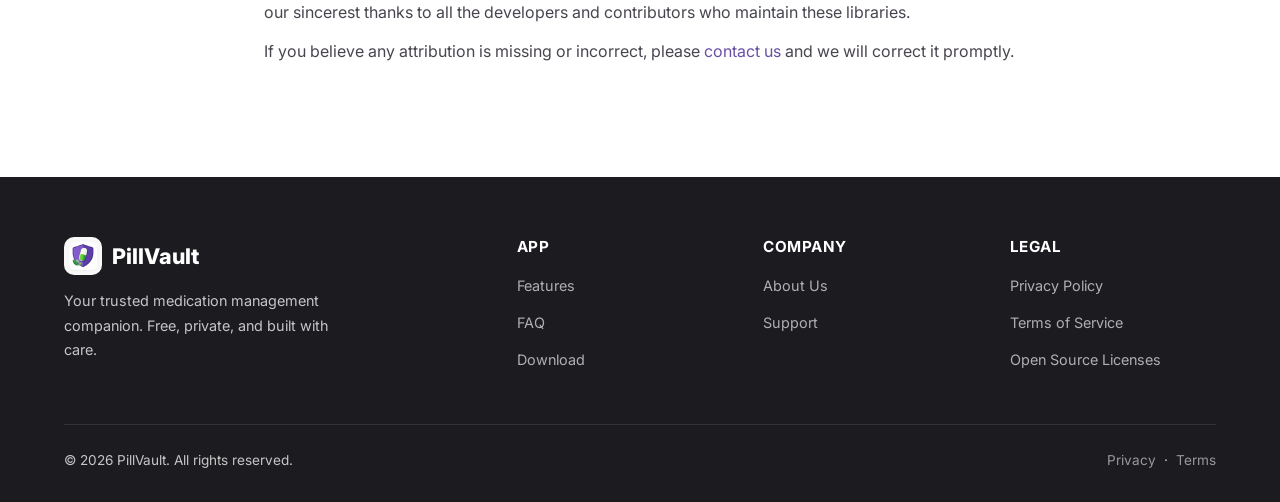
<file: licenses.html>
<!doctype html>
<html lang="en">
  <head>
    <meta charset="UTF-8" />
    <meta name="viewport" content="width=device-width, initial-scale=1.0" />

    <!-- Google tag (gtag.js) -->
    <script
      async
      src="https://www.googletagmanager.com/gtag/js?id=G-6GTTFHM86S"
    ></script>
    <script>
      window.dataLayer = window.dataLayer || [];
      function gtag() {
        dataLayer.push(arguments);
      }
      gtag("js", new Date());
      gtag("config", "G-6GTTFHM86S");
    </script>

    <title>Open Source Licenses — PillVault</title>
    <meta
      name="description"
      content="PillVault open source licenses. View the third-party libraries and their licenses used in the PillVault app."
    />
    <meta name="robots" content="index, follow" />
    <link rel="canonical" href="https://pillvault.app/licenses" />

    <meta property="og:type" content="website" />
    <meta property="og:title" content="Open Source Licenses — PillVault" />
    <meta
      property="og:description"
      content="Third-party libraries and licenses used in the PillVault medication management app."
    />
    <meta property="og:url" content="https://pillvault.app/licenses" />

    <link rel="icon" type="image/png" href="assets/images/favicon.png" />
    <link rel="preconnect" href="https://fonts.googleapis.com" />
    <link rel="preconnect" href="https://fonts.gstatic.com" crossorigin />
    <link
      href="https://fonts.googleapis.com/css2?family=Inter:wght@400;500;600;700;800&display=swap"
      rel="stylesheet"
    />
    <link rel="stylesheet" href="assets/style.css" />
  </head>
  <body>
    <!-- HEADER -->
    <header class="site-header">
      <div class="container header-inner">
        <a href="/" class="logo" aria-label="PillVault Home">
          <img src="assets/images/icon.png" alt="PillVault" class="logo-img" />
          PillVault
        </a>
        <button
          class="mobile-toggle"
          aria-label="Toggle navigation"
          onclick="document.querySelector('nav').classList.toggle('open')"
        >
          ☰
        </button>
        <nav>
          <ul>
            <li><a href="/#features">Features</a></li>
            <li><a href="support">Support</a></li>
            <li><a href="about">About</a></li>
            <li>
              <a
                href="https://play.google.com/store/apps/details?id=com.pillvault.app"
                class="btn btn-primary"
                style="padding: 10px 22px; font-size: 0.9rem"
                >Download</a
              >
            </li>
          </ul>
        </nav>
      </div>
    </header>

    <!-- CONTENT -->
    <main class="legal-page">
      <div class="container">
        <h1>Open Source Licenses</h1>
        <p class="legal-updated">Last updated: April 19, 2026</p>

        <p>
          PillVault is built with the help of amazing open source libraries. We
          are grateful to the developers and communities behind these projects.
          Below is a list of the third-party dependencies used in PillVault
          along with their respective licenses.
        </p>

        <h2>Runtime Dependencies</h2>

        <table class="license-table">
          <thead>
            <tr>
              <th>Library</th>
              <th>License</th>
              <th>Repository</th>
            </tr>
          </thead>
          <tbody>
            <tr>
              <td>React</td>
              <td>MIT</td>
              <td>
                <a
                  href="https://github.com/facebook/react"
                  rel="noopener noreferrer"
                  target="_blank"
                  >github.com/facebook/react</a
                >
              </td>
            </tr>
            <tr>
              <td>React Native</td>
              <td>MIT</td>
              <td>
                <a
                  href="https://github.com/facebook/react-native"
                  rel="noopener noreferrer"
                  target="_blank"
                  >github.com/facebook/react-native</a
                >
              </td>
            </tr>
            <tr>
              <td>Expo</td>
              <td>MIT</td>
              <td>
                <a
                  href="https://github.com/expo/expo"
                  rel="noopener noreferrer"
                  target="_blank"
                  >github.com/expo/expo</a
                >
              </td>
            </tr>
            <tr>
              <td>Expo Router</td>
              <td>MIT</td>
              <td>
                <a
                  href="https://github.com/expo/expo"
                  rel="noopener noreferrer"
                  target="_blank"
                  >github.com/expo/expo</a
                >
              </td>
            </tr>
            <tr>
              <td>Expo Notifications</td>
              <td>MIT</td>
              <td>
                <a
                  href="https://github.com/expo/expo"
                  rel="noopener noreferrer"
                  target="_blank"
                  >github.com/expo/expo</a
                >
              </td>
            </tr>
            <tr>
              <td>Expo Audio</td>
              <td>MIT</td>
              <td>
                <a
                  href="https://github.com/expo/expo"
                  rel="noopener noreferrer"
                  target="_blank"
                  >github.com/expo/expo</a
                >
              </td>
            </tr>
            <tr>
              <td>Expo Background Fetch</td>
              <td>MIT</td>
              <td>
                <a
                  href="https://github.com/expo/expo"
                  rel="noopener noreferrer"
                  target="_blank"
                  >github.com/expo/expo</a
                >
              </td>
            </tr>
            <tr>
              <td>Expo Task Manager</td>
              <td>MIT</td>
              <td>
                <a
                  href="https://github.com/expo/expo"
                  rel="noopener noreferrer"
                  target="_blank"
                  >github.com/expo/expo</a
                >
              </td>
            </tr>
            <tr>
              <td>Expo Constants</td>
              <td>MIT</td>
              <td>
                <a
                  href="https://github.com/expo/expo"
                  rel="noopener noreferrer"
                  target="_blank"
                  >github.com/expo/expo</a
                >
              </td>
            </tr>
            <tr>
              <td>Expo Font</td>
              <td>MIT</td>
              <td>
                <a
                  href="https://github.com/expo/expo"
                  rel="noopener noreferrer"
                  target="_blank"
                  >github.com/expo/expo</a
                >
              </td>
            </tr>
            <tr>
              <td>Expo Linking</td>
              <td>MIT</td>
              <td>
                <a
                  href="https://github.com/expo/expo"
                  rel="noopener noreferrer"
                  target="_blank"
                  >github.com/expo/expo</a
                >
              </td>
            </tr>
            <tr>
              <td>Expo Status Bar</td>
              <td>MIT</td>
              <td>
                <a
                  href="https://github.com/expo/expo"
                  rel="noopener noreferrer"
                  target="_blank"
                  >github.com/expo/expo</a
                >
              </td>
            </tr>
            <tr>
              <td>Expo Dev Client</td>
              <td>MIT</td>
              <td>
                <a
                  href="https://github.com/expo/expo"
                  rel="noopener noreferrer"
                  target="_blank"
                  >github.com/expo/expo</a
                >
              </td>
            </tr>
            <tr>
              <td>React Native Paper</td>
              <td>MIT</td>
              <td>
                <a
                  href="https://github.com/callstack/react-native-paper"
                  rel="noopener noreferrer"
                  target="_blank"
                  >github.com/callstack/react-native-paper</a
                >
              </td>
            </tr>
            <tr>
              <td>React Native Gesture Handler</td>
              <td>MIT</td>
              <td>
                <a
                  href="https://github.com/software-mansion/react-native-gesture-handler"
                  rel="noopener noreferrer"
                  target="_blank"
                  >github.com/software-mansion/react-native-gesture-handler</a
                >
              </td>
            </tr>
            <tr>
              <td>React Native Reanimated</td>
              <td>MIT</td>
              <td>
                <a
                  href="https://github.com/software-mansion/react-native-reanimated"
                  rel="noopener noreferrer"
                  target="_blank"
                  >github.com/software-mansion/react-native-reanimated</a
                >
              </td>
            </tr>
            <tr>
              <td>React Native Screens</td>
              <td>MIT</td>
              <td>
                <a
                  href="https://github.com/software-mansion/react-native-screens"
                  rel="noopener noreferrer"
                  target="_blank"
                  >github.com/software-mansion/react-native-screens</a
                >
              </td>
            </tr>
            <tr>
              <td>React Native Safe Area Context</td>
              <td>MIT</td>
              <td>
                <a
                  href="https://github.com/th3rdwave/react-native-safe-area-context"
                  rel="noopener noreferrer"
                  target="_blank"
                  >github.com/th3rdwave/react-native-safe-area-context</a
                >
              </td>
            </tr>
            <tr>
              <td>React Native Vector Icons</td>
              <td>MIT</td>
              <td>
                <a
                  href="https://github.com/oblador/react-native-vector-icons"
                  rel="noopener noreferrer"
                  target="_blank"
                  >github.com/oblador/react-native-vector-icons</a
                >
              </td>
            </tr>
            <tr>
              <td>React Native Web</td>
              <td>MIT</td>
              <td>
                <a
                  href="https://github.com/nicktechnologies/react-native-web"
                  rel="noopener noreferrer"
                  target="_blank"
                  >github.com/nicktechnologies/react-native-web</a
                >
              </td>
            </tr>
            <tr>
              <td>@expo/vector-icons</td>
              <td>MIT</td>
              <td>
                <a
                  href="https://github.com/expo/vector-icons"
                  rel="noopener noreferrer"
                  target="_blank"
                  >github.com/expo/vector-icons</a
                >
              </td>
            </tr>
            <tr>
              <td>@react-native-async-storage/async-storage</td>
              <td>MIT</td>
              <td>
                <a
                  href="https://github.com/react-native-async-storage/async-storage"
                  rel="noopener noreferrer"
                  target="_blank"
                  >github.com/react-native-async-storage/async-storage</a
                >
              </td>
            </tr>
            <tr>
              <td>@react-native-community/datetimepicker</td>
              <td>MIT</td>
              <td>
                <a
                  href="https://github.com/react-native-datetimepicker/datetimepicker"
                  rel="noopener noreferrer"
                  target="_blank"
                  >github.com/react-native-datetimepicker/datetimepicker</a
                >
              </td>
            </tr>
            <tr>
              <td>@react-navigation/bottom-tabs</td>
              <td>MIT</td>
              <td>
                <a
                  href="https://github.com/react-navigation/react-navigation"
                  rel="noopener noreferrer"
                  target="_blank"
                  >github.com/react-navigation/react-navigation</a
                >
              </td>
            </tr>
            <tr>
              <td>@react-navigation/native</td>
              <td>MIT</td>
              <td>
                <a
                  href="https://github.com/react-navigation/react-navigation"
                  rel="noopener noreferrer"
                  target="_blank"
                  >github.com/react-navigation/react-navigation</a
                >
              </td>
            </tr>
            <tr>
              <td>Zustand</td>
              <td>MIT</td>
              <td>
                <a
                  href="https://github.com/pmndrs/zustand"
                  rel="noopener noreferrer"
                  target="_blank"
                  >github.com/pmndrs/zustand</a
                >
              </td>
            </tr>
          </tbody>
        </table>

        <h2>Development Dependencies</h2>

        <table class="license-table">
          <thead>
            <tr>
              <th>Library</th>
              <th>License</th>
              <th>Repository</th>
            </tr>
          </thead>
          <tbody>
            <tr>
              <td>TypeScript</td>
              <td>Apache-2.0</td>
              <td>
                <a
                  href="https://github.com/microsoft/TypeScript"
                  rel="noopener noreferrer"
                  target="_blank"
                  >github.com/microsoft/TypeScript</a
                >
              </td>
            </tr>
            <tr>
              <td>Jest</td>
              <td>MIT</td>
              <td>
                <a
                  href="https://github.com/jestjs/jest"
                  rel="noopener noreferrer"
                  target="_blank"
                  >github.com/jestjs/jest</a
                >
              </td>
            </tr>
            <tr>
              <td>Playwright</td>
              <td>Apache-2.0</td>
              <td>
                <a
                  href="https://github.com/microsoft/playwright"
                  rel="noopener noreferrer"
                  target="_blank"
                  >github.com/microsoft/playwright</a
                >
              </td>
            </tr>
            <tr>
              <td>Babel</td>
              <td>MIT</td>
              <td>
                <a
                  href="https://github.com/babel/babel"
                  rel="noopener noreferrer"
                  target="_blank"
                  >github.com/babel/babel</a
                >
              </td>
            </tr>
            <tr>
              <td>ts-jest</td>
              <td>MIT</td>
              <td>
                <a
                  href="https://github.com/kulshekhar/ts-jest"
                  rel="noopener noreferrer"
                  target="_blank"
                  >github.com/kulshekhar/ts-jest</a
                >
              </td>
            </tr>
            <tr>
              <td>marked</td>
              <td>MIT</td>
              <td>
                <a
                  href="https://github.com/markedjs/marked"
                  rel="noopener noreferrer"
                  target="_blank"
                  >github.com/markedjs/marked</a
                >
              </td>
            </tr>
          </tbody>
        </table>

        <h2>License Texts</h2>

        <h3>MIT License</h3>
        <div class="license-text">
          <p>
            Permission is hereby granted, free of charge, to any person
            obtaining a copy of this software and associated documentation files
            (the "Software"), to deal in the Software without restriction,
            including without limitation the rights to use, copy, modify, merge,
            publish, distribute, sublicense, and/or sell copies of the Software,
            and to permit persons to whom the Software is furnished to do so,
            subject to the following conditions:
          </p>
          <p>
            The above copyright notice and this permission notice shall be
            included in all copies or substantial portions of the Software.
          </p>
          <p>
            THE SOFTWARE IS PROVIDED "AS IS", WITHOUT WARRANTY OF ANY KIND,
            EXPRESS OR IMPLIED, INCLUDING BUT NOT LIMITED TO THE WARRANTIES OF
            MERCHANTABILITY, FITNESS FOR A PARTICULAR PURPOSE AND
            NONINFRINGEMENT. IN NO EVENT SHALL THE AUTHORS OR COPYRIGHT HOLDERS
            BE LIABLE FOR ANY CLAIM, DAMAGES OR OTHER LIABILITY, WHETHER IN AN
            ACTION OF CONTRACT, TORT OR OTHERWISE, ARISING FROM, OUT OF OR IN
            CONNECTION WITH THE SOFTWARE OR THE USE OR OTHER DEALINGS IN THE
            SOFTWARE.
          </p>
        </div>

        <h3>Apache License 2.0</h3>
        <div class="license-text">
          <p>
            Licensed under the Apache License, Version 2.0 (the "License"); you
            may not use this file except in compliance with the License. You may
            obtain a copy of the License at
          </p>
          <p>
            <a
              href="https://www.apache.org/licenses/LICENSE-2.0"
              rel="noopener noreferrer"
              target="_blank"
            >
              https://www.apache.org/licenses/LICENSE-2.0
            </a>
          </p>
          <p>
            Unless required by applicable law or agreed to in writing, software
            distributed under the License is distributed on an "AS IS" BASIS,
            WITHOUT WARRANTIES OR CONDITIONS OF ANY KIND, either express or
            implied. See the License for the specific language governing
            permissions and limitations under the License.
          </p>
        </div>

        <h2>Thank You</h2>
        <p>
          PillVault would not be possible without the incredible work of the
          open source community. We extend our sincerest thanks to all the
          developers and contributors who maintain these libraries.
        </p>
        <p>
          If you believe any attribution is missing or incorrect, please
          <a href="mailto:support@pillvault.app">contact us</a> and we will
          correct it promptly.
        </p>
      </div>
    </main>

    <!-- FOOTER -->
    <footer class="site-footer">
      <div class="container">
        <div class="footer-grid">
          <div class="footer-brand">
            <div class="logo">
              <img
                src="assets/images/icon.png"
                alt="PillVault"
                class="logo-img"
              />
              PillVault
            </div>
            <p>
              Your trusted medication management companion. Free, private, and
              built with care.
            </p>
          </div>
          <div class="footer-col">
            <h4>App</h4>
            <ul>
              <li><a href="/#features">Features</a></li>
              <li><a href="/#faq">FAQ</a></li>
              <li>
                <a
                  href="https://play.google.com/store/apps/details?id=com.pillvault.app"
                  >Download</a
                >
              </li>
            </ul>
          </div>
          <div class="footer-col">
            <h4>Company</h4>
            <ul>
              <li><a href="about">About Us</a></li>
              <li><a href="support">Support</a></li>
            </ul>
          </div>
          <div class="footer-col">
            <h4>Legal</h4>
            <ul>
              <li><a href="privacy">Privacy Policy</a></li>
              <li><a href="terms-of-service">Terms of Service</a></li>
              <li><a href="licenses">Open Source Licenses</a></li>
            </ul>
          </div>
        </div>
        <div class="footer-bottom">
          <span>&copy; 2026 PillVault. All rights reserved.</span>
          <span>
            <a href="privacy">Privacy</a> &nbsp;·&nbsp;
            <a href="terms-of-service">Terms</a>
          </span>
        </div>
      </div>
    </footer>
  </body>
</html>
</file>
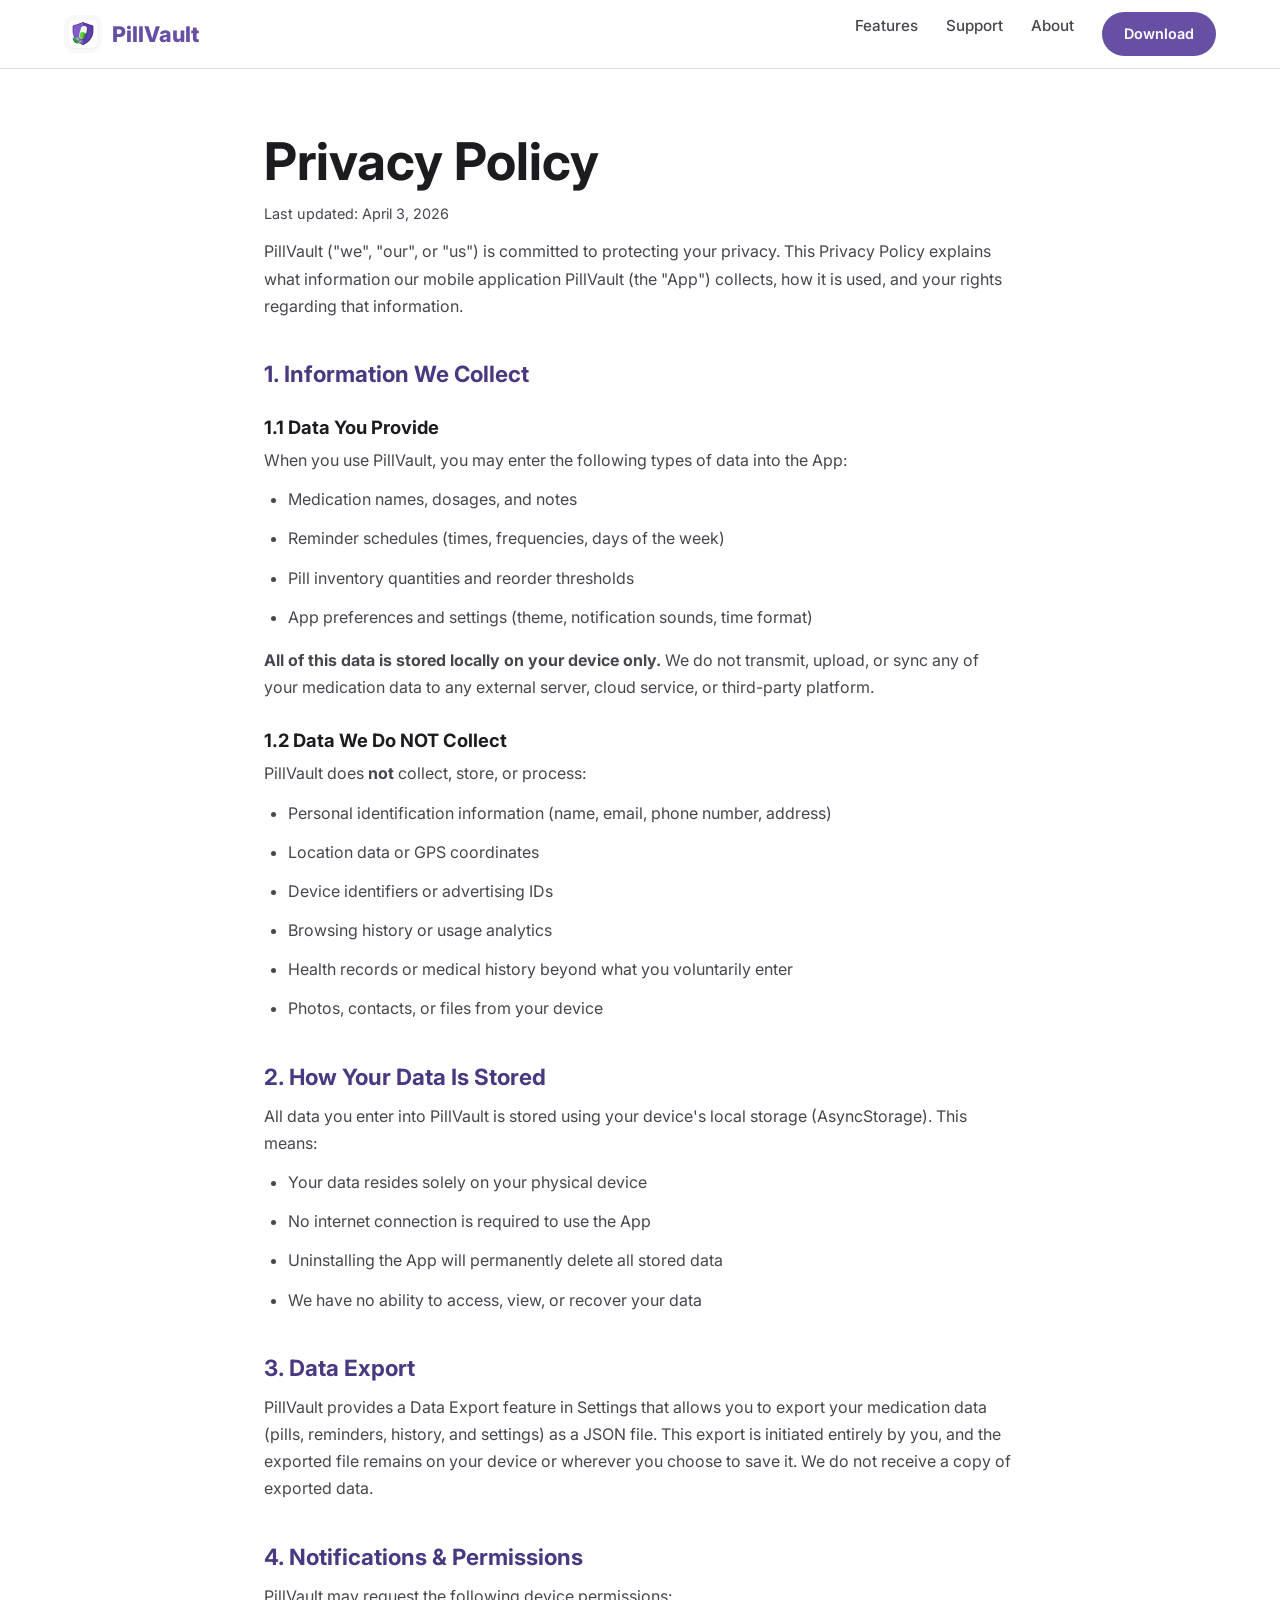
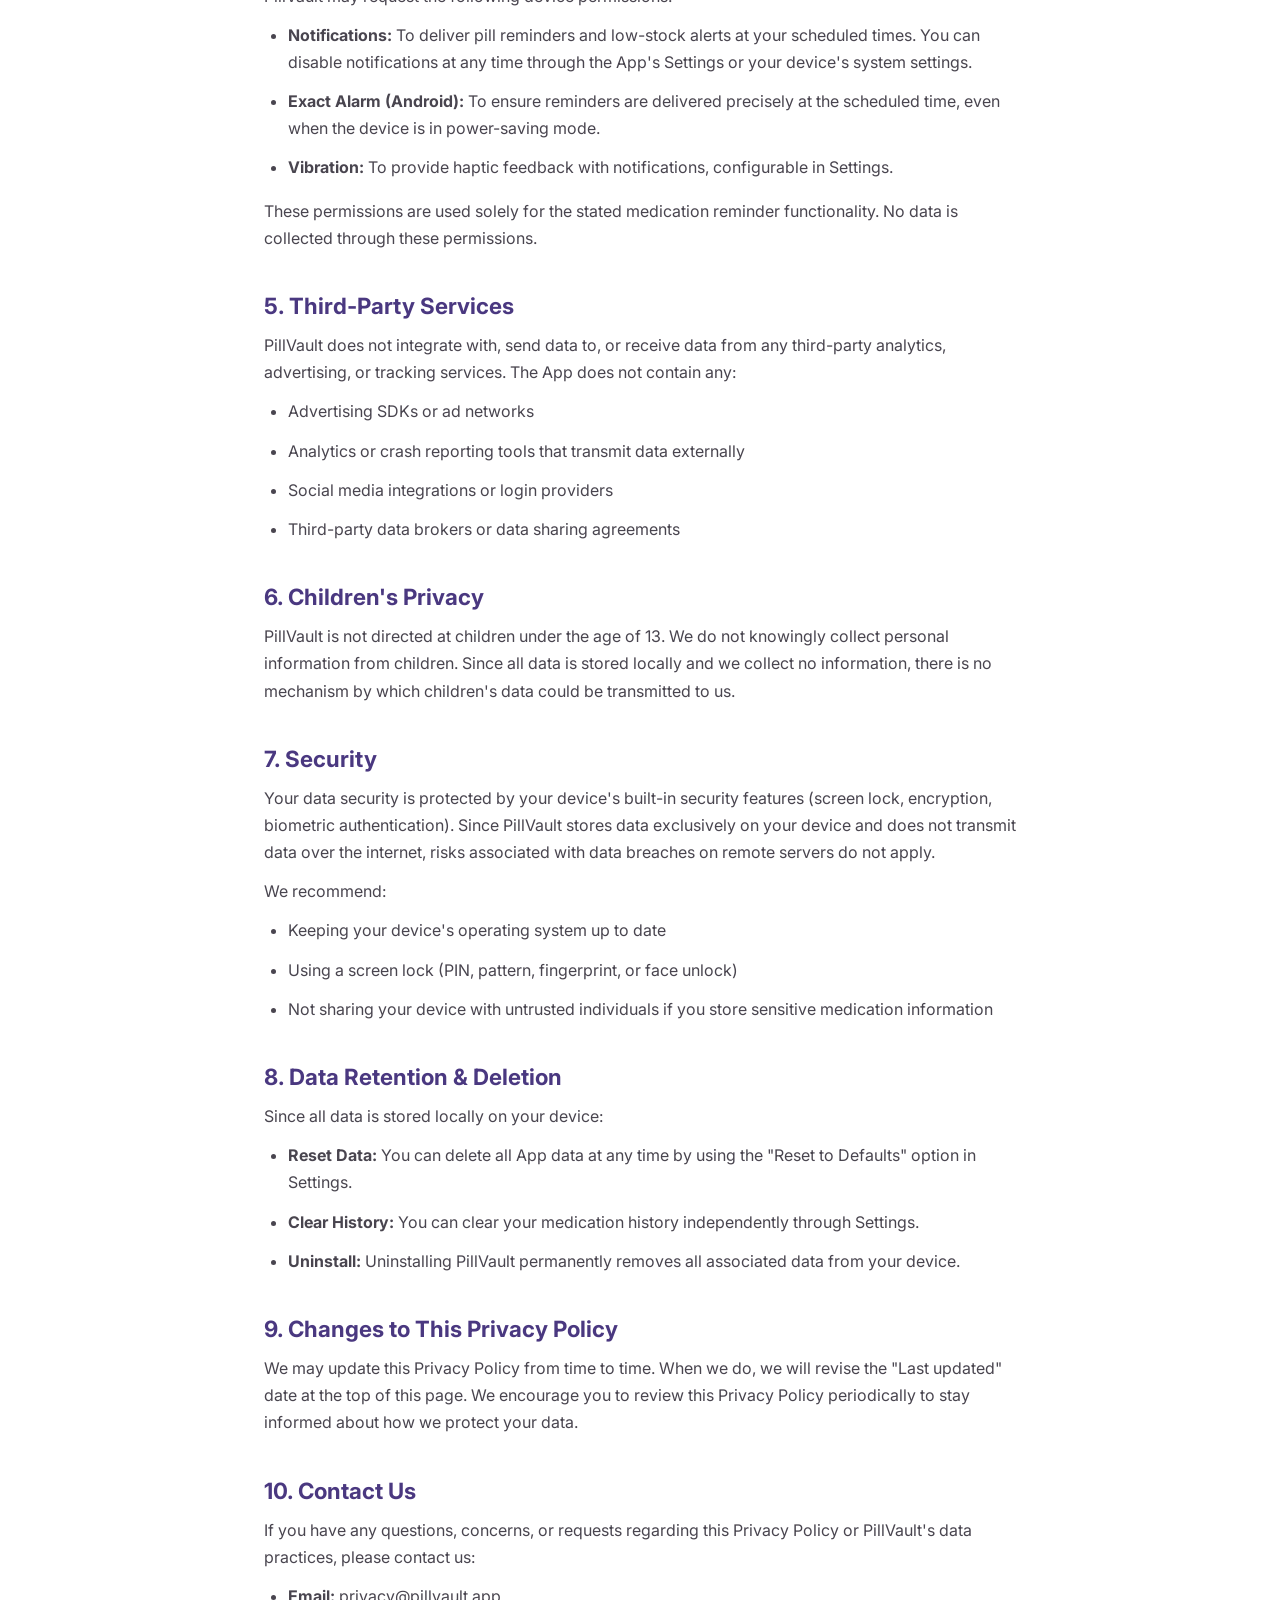
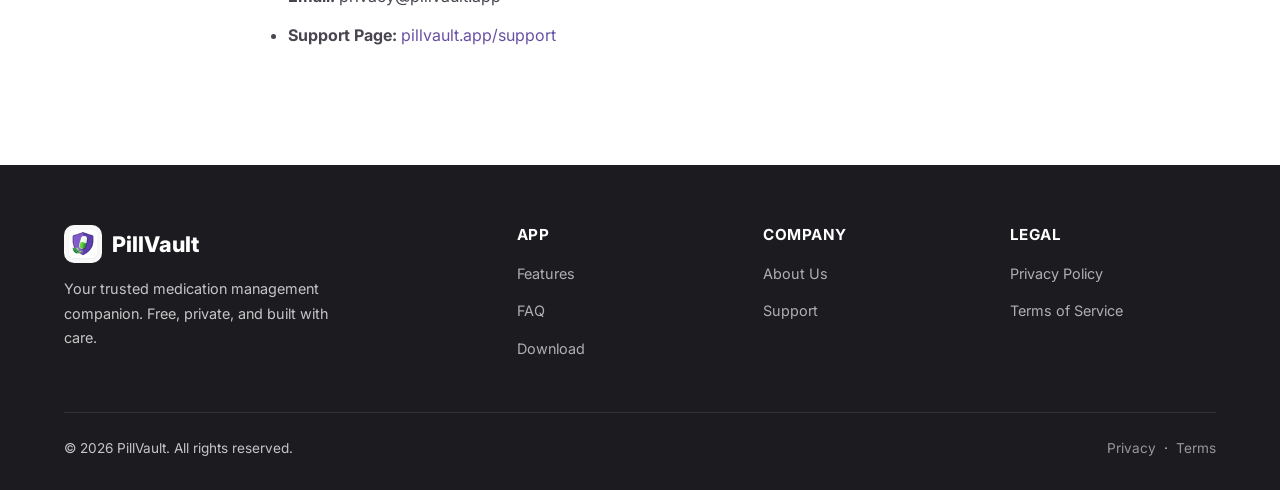
<file: privacy.html>
<!doctype html>
<html lang="en">
  <head>
    <meta charset="UTF-8" />
    <meta name="viewport" content="width=device-width, initial-scale=1.0" />

    <!-- Google tag (gtag.js) -->
    <script
      async
      src="https://www.googletagmanager.com/gtag/js?id=G-6GTTFHM86S"
    ></script>
    <script>
      window.dataLayer = window.dataLayer || [];
      function gtag() {
        dataLayer.push(arguments);
      }
      gtag("js", new Date());
      gtag("config", "G-6GTTFHM86S");
    </script>

    <title>Privacy Policy — PillVault</title>
    <meta
      name="description"
      content="PillVault Privacy Policy. Learn how PillVault protects your data. All medication data is stored locally on your device — we collect no personal information."
    />
    <meta name="robots" content="index, follow" />
    <link rel="canonical" href="https://pillvault.app/privacy" />

    <meta property="og:type" content="website" />
    <meta property="og:title" content="Privacy Policy — PillVault" />
    <meta
      property="og:description"
      content="Learn how PillVault protects your privacy. All data stays on your device."
    />
    <meta property="og:url" content="https://pillvault.app/privacy" />

    <link rel="icon" type="image/png" href="assets/images/favicon.png" />
    <link rel="preconnect" href="https://fonts.googleapis.com" />
    <link rel="preconnect" href="https://fonts.gstatic.com" crossorigin />
    <link
      href="https://fonts.googleapis.com/css2?family=Inter:wght@400;500;600;700;800&display=swap"
      rel="stylesheet"
    />
    <link rel="stylesheet" href="assets/style.css" />
  </head>
  <body>
    <!-- HEADER -->
    <header class="site-header">
      <div class="container header-inner">
        <a href="/" class="logo" aria-label="PillVault Home">
          <img src="assets/images/icon.png" alt="PillVault" class="logo-img" />
          PillVault
        </a>
        <button
          class="mobile-toggle"
          aria-label="Toggle navigation"
          onclick="document.querySelector('nav').classList.toggle('open')"
        >
          ☰
        </button>
        <nav>
          <ul>
            <li><a href="/#features">Features</a></li>
            <li><a href="support">Support</a></li>
            <li><a href="about">About</a></li>
            <li>
              <a
                href="https://play.google.com/store/apps/details?id=com.pillvault.app"
                class="btn btn-primary"
                style="padding: 10px 22px; font-size: 0.9rem"
                >Download</a
              >
            </li>
          </ul>
        </nav>
      </div>
    </header>

    <!-- CONTENT -->
    <main class="legal-page">
      <div class="container">
        <h1>Privacy Policy</h1>
        <p class="legal-updated">Last updated: April 3, 2026</p>

        <p>
          PillVault ("we", "our", or "us") is committed to protecting your
          privacy. This Privacy Policy explains what information our mobile
          application PillVault (the "App") collects, how it is used, and your
          rights regarding that information.
        </p>

        <h2>1. Information We Collect</h2>
        <h3>1.1 Data You Provide</h3>
        <p>
          When you use PillVault, you may enter the following types of data into
          the App:
        </p>
        <ul>
          <li>Medication names, dosages, and notes</li>
          <li>Reminder schedules (times, frequencies, days of the week)</li>
          <li>Pill inventory quantities and reorder thresholds</li>
          <li>
            App preferences and settings (theme, notification sounds, time
            format)
          </li>
        </ul>
        <p>
          <strong
            >All of this data is stored locally on your device only.</strong
          >
          We do not transmit, upload, or sync any of your medication data to any
          external server, cloud service, or third-party platform.
        </p>

        <h3>1.2 Data We Do NOT Collect</h3>
        <p>PillVault does <strong>not</strong> collect, store, or process:</p>
        <ul>
          <li>
            Personal identification information (name, email, phone number,
            address)
          </li>
          <li>Location data or GPS coordinates</li>
          <li>Device identifiers or advertising IDs</li>
          <li>Browsing history or usage analytics</li>
          <li>
            Health records or medical history beyond what you voluntarily enter
          </li>
          <li>Photos, contacts, or files from your device</li>
        </ul>

        <h2>2. How Your Data Is Stored</h2>
        <p>
          All data you enter into PillVault is stored using your device's local
          storage (AsyncStorage). This means:
        </p>
        <ul>
          <li>Your data resides solely on your physical device</li>
          <li>No internet connection is required to use the App</li>
          <li>Uninstalling the App will permanently delete all stored data</li>
          <li>We have no ability to access, view, or recover your data</li>
        </ul>

        <h2>3. Data Export</h2>
        <p>
          PillVault provides a Data Export feature in Settings that allows you
          to export your medication data (pills, reminders, history, and
          settings) as a JSON file. This export is initiated entirely by you,
          and the exported file remains on your device or wherever you choose to
          save it. We do not receive a copy of exported data.
        </p>

        <h2>4. Notifications &amp; Permissions</h2>
        <p>PillVault may request the following device permissions:</p>
        <ul>
          <li>
            <strong>Notifications:</strong> To deliver pill reminders and
            low-stock alerts at your scheduled times. You can disable
            notifications at any time through the App's Settings or your
            device's system settings.
          </li>
          <li>
            <strong>Exact Alarm (Android):</strong> To ensure reminders are
            delivered precisely at the scheduled time, even when the device is
            in power-saving mode.
          </li>
          <li>
            <strong>Vibration:</strong> To provide haptic feedback with
            notifications, configurable in Settings.
          </li>
        </ul>
        <p>
          These permissions are used solely for the stated medication reminder
          functionality. No data is collected through these permissions.
        </p>

        <h2>5. Third-Party Services</h2>
        <p>
          PillVault does not integrate with, send data to, or receive data from
          any third-party analytics, advertising, or tracking services. The App
          does not contain any:
        </p>
        <ul>
          <li>Advertising SDKs or ad networks</li>
          <li>
            Analytics or crash reporting tools that transmit data externally
          </li>
          <li>Social media integrations or login providers</li>
          <li>Third-party data brokers or data sharing agreements</li>
        </ul>

        <h2>6. Children's Privacy</h2>
        <p>
          PillVault is not directed at children under the age of 13. We do not
          knowingly collect personal information from children. Since all data
          is stored locally and we collect no information, there is no mechanism
          by which children's data could be transmitted to us.
        </p>

        <h2>7. Security</h2>
        <p>
          Your data security is protected by your device's built-in security
          features (screen lock, encryption, biometric authentication). Since
          PillVault stores data exclusively on your device and does not transmit
          data over the internet, risks associated with data breaches on remote
          servers do not apply.
        </p>
        <p>We recommend:</p>
        <ul>
          <li>Keeping your device's operating system up to date</li>
          <li>
            Using a screen lock (PIN, pattern, fingerprint, or face unlock)
          </li>
          <li>
            Not sharing your device with untrusted individuals if you store
            sensitive medication information
          </li>
        </ul>

        <h2>8. Data Retention &amp; Deletion</h2>
        <p>Since all data is stored locally on your device:</p>
        <ul>
          <li>
            <strong>Reset Data:</strong> You can delete all App data at any time
            by using the "Reset to Defaults" option in Settings.
          </li>
          <li>
            <strong>Clear History:</strong> You can clear your medication
            history independently through Settings.
          </li>
          <li>
            <strong>Uninstall:</strong> Uninstalling PillVault permanently
            removes all associated data from your device.
          </li>
        </ul>

        <h2>9. Changes to This Privacy Policy</h2>
        <p>
          We may update this Privacy Policy from time to time. When we do, we
          will revise the "Last updated" date at the top of this page. We
          encourage you to review this Privacy Policy periodically to stay
          informed about how we protect your data.
        </p>

        <h2>10. Contact Us</h2>
        <p>
          If you have any questions, concerns, or requests regarding this
          Privacy Policy or PillVault's data practices, please contact us:
        </p>
        <ul>
          <li><strong>Email:</strong> privacy@pillvault.app</li>
          <li>
            <strong>Support Page:</strong>
            <a href="support">pillvault.app/support</a>
          </li>
        </ul>
      </div>
    </main>

    <!-- FOOTER -->
    <footer class="site-footer">
      <div class="container">
        <div class="footer-grid">
          <div class="footer-brand">
            <div class="logo">
              <img
                src="assets/images/icon.png"
                alt="PillVault"
                class="logo-img"
              />
              PillVault
            </div>
            <p>
              Your trusted medication management companion. Free, private, and
              built with care.
            </p>
          </div>
          <div class="footer-col">
            <h4>App</h4>
            <ul>
              <li><a href="/#features">Features</a></li>
              <li><a href="/#faq">FAQ</a></li>
              <li>
                <a
                  href="https://play.google.com/store/apps/details?id=com.pillvault.app"
                  >Download</a
                >
              </li>
            </ul>
          </div>
          <div class="footer-col">
            <h4>Company</h4>
            <ul>
              <li><a href="about">About Us</a></li>
              <li><a href="support">Support</a></li>
            </ul>
          </div>
          <div class="footer-col">
            <h4>Legal</h4>
            <ul>
              <li><a href="privacy">Privacy Policy</a></li>
              <li><a href="terms-of-service">Terms of Service</a></li>
            </ul>
          </div>
        </div>
        <div class="footer-bottom">
          <span>&copy; 2026 PillVault. All rights reserved.</span>
          <span>
            <a href="privacy">Privacy</a> &nbsp;·&nbsp;
            <a href="terms-of-service">Terms</a>
          </span>
        </div>
      </div>
    </footer>
  </body>
</html>
</file>
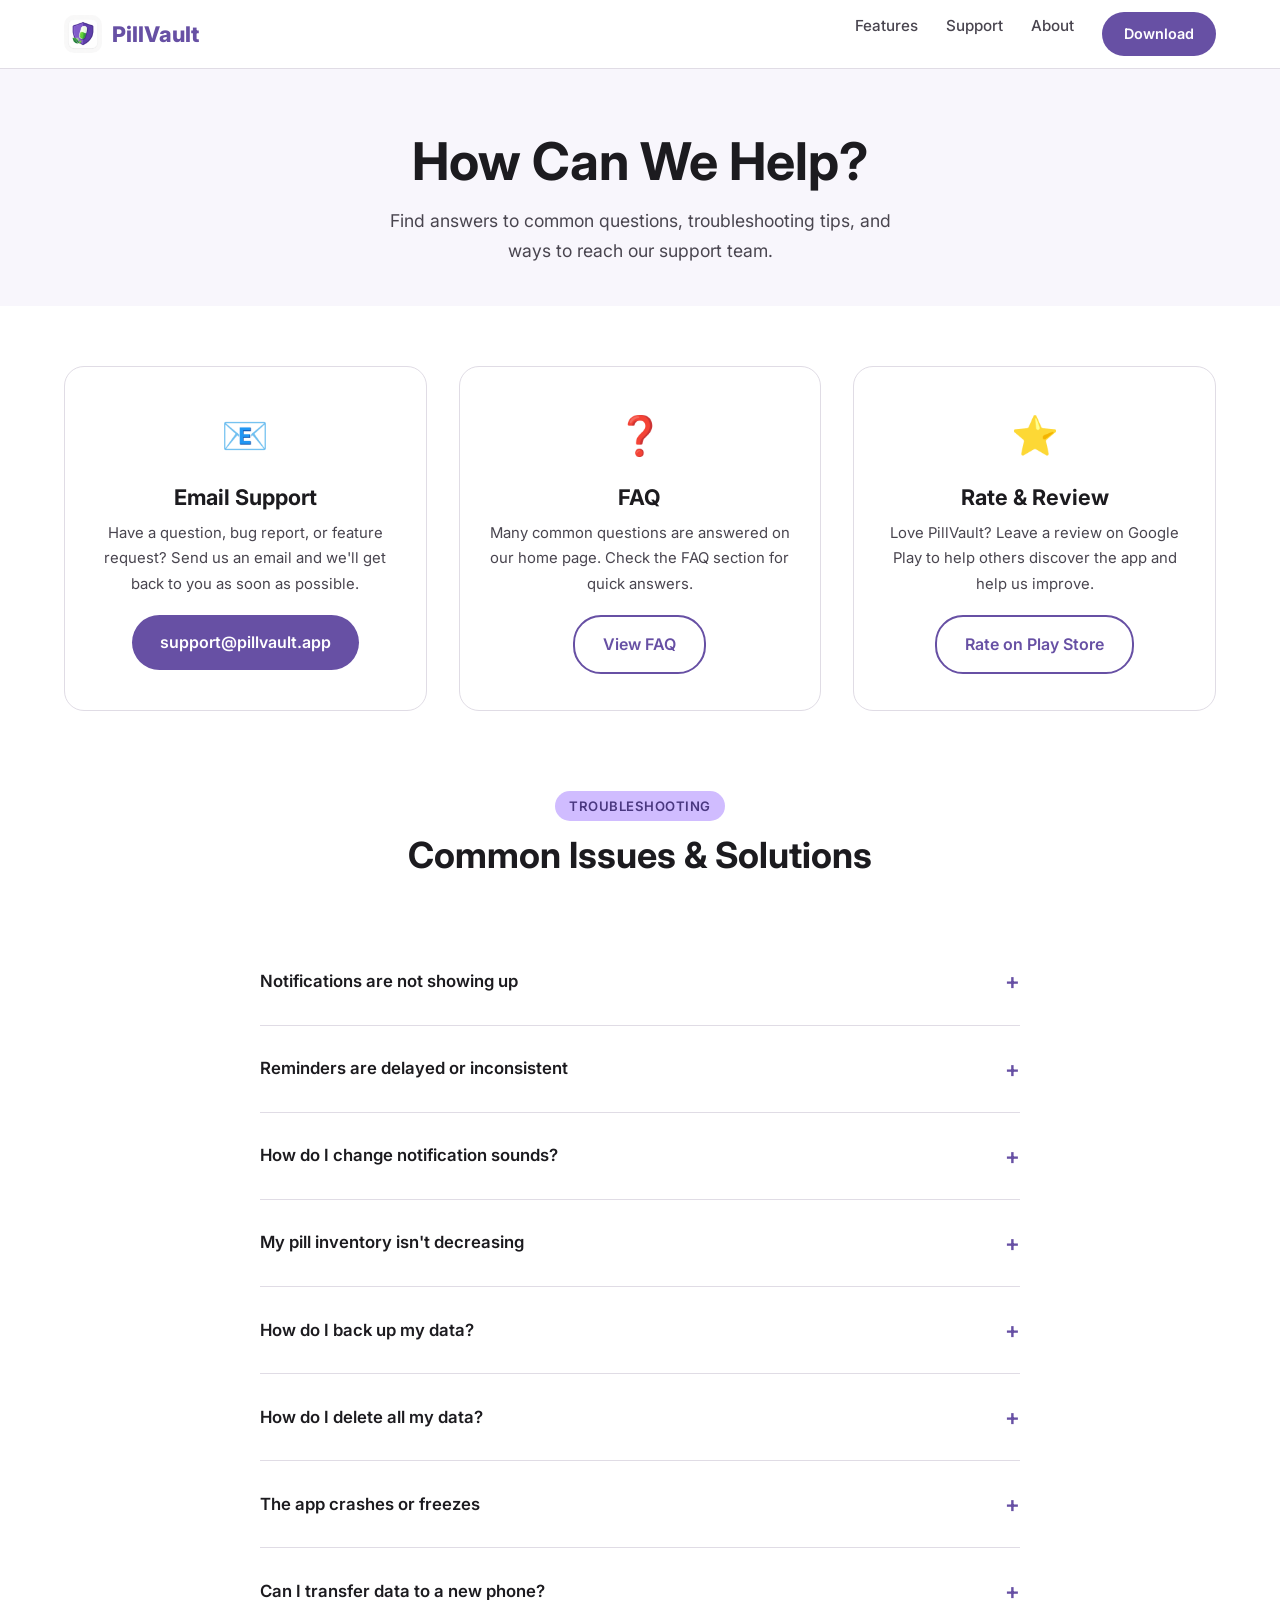
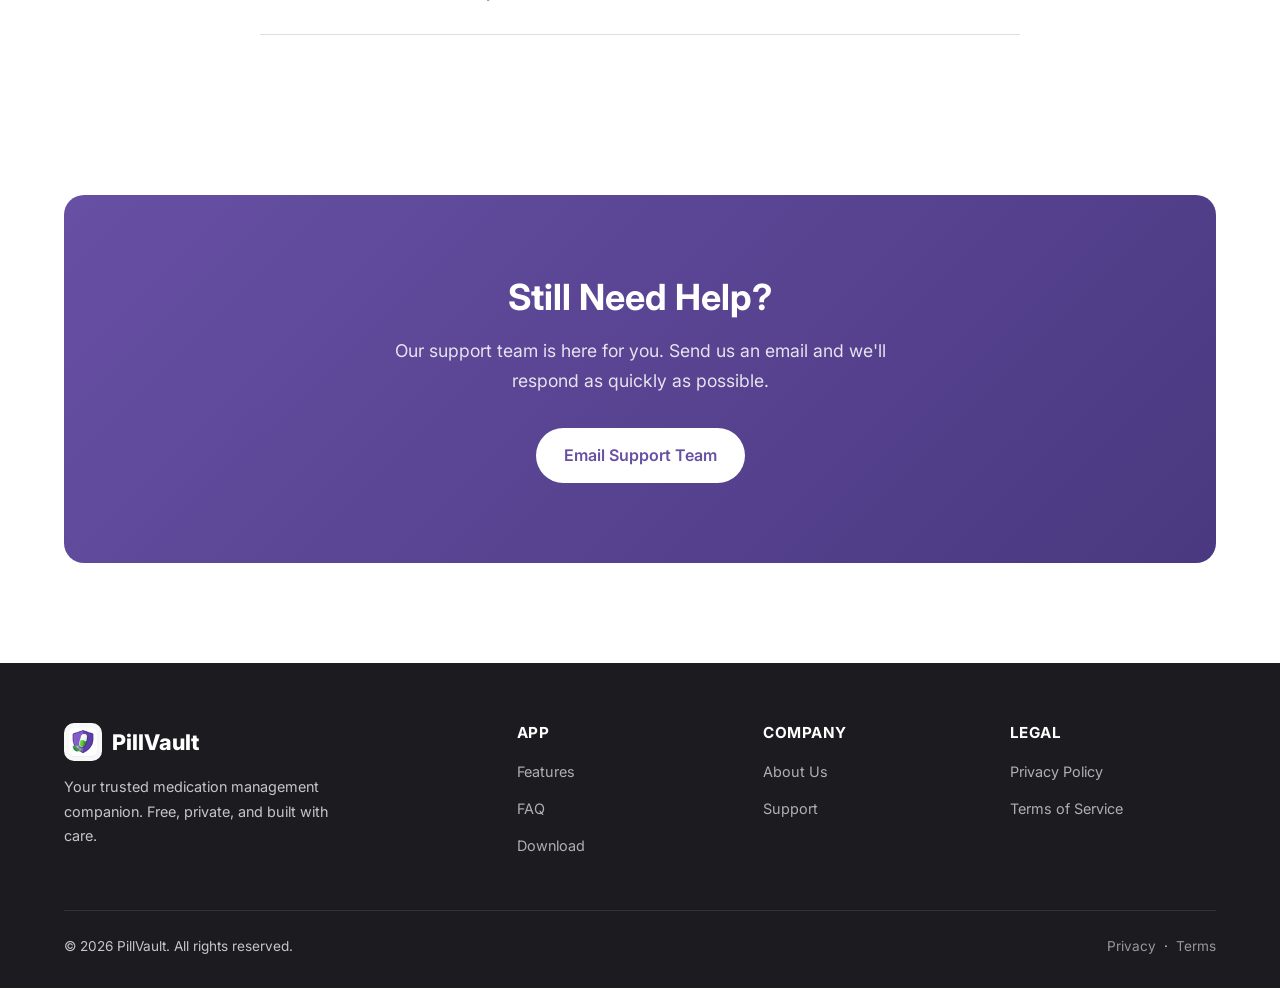
<file: support.html>
<!doctype html>
<html lang="en">
  <head>
    <meta charset="UTF-8" />
    <meta name="viewport" content="width=device-width, initial-scale=1.0" />

    <!-- Google tag (gtag.js) -->
    <script
      async
      src="https://www.googletagmanager.com/gtag/js?id=G-6GTTFHM86S"
    ></script>
    <script>
      window.dataLayer = window.dataLayer || [];
      function gtag() {
        dataLayer.push(arguments);
      }
      gtag("js", new Date());
      gtag("config", "G-6GTTFHM86S");
    </script>

    <title>Support — PillVault</title>
    <meta
      name="description"
      content="Get help with PillVault. Find answers to common questions, troubleshooting guides, and contact our support team for assistance with the PillVault medication reminder app."
    />
    <meta name="robots" content="index, follow" />
    <link rel="canonical" href="https://pillvault.app/support" />

    <meta property="og:type" content="website" />
    <meta property="og:title" content="Support — PillVault" />
    <meta
      property="og:description"
      content="Get help with PillVault. FAQs, troubleshooting, and contact support."
    />
    <meta property="og:url" content="https://pillvault.app/support" />

    <link rel="icon" type="image/png" href="assets/images/favicon.png" />
    <link rel="preconnect" href="https://fonts.googleapis.com" />
    <link rel="preconnect" href="https://fonts.gstatic.com" crossorigin />
    <link
      href="https://fonts.googleapis.com/css2?family=Inter:wght@400;500;600;700;800&display=swap"
      rel="stylesheet"
    />
    <link rel="stylesheet" href="assets/style.css" />
  </head>
  <body>
    <!-- HEADER -->
    <header class="site-header">
      <div class="container header-inner">
        <a href="/" class="logo" aria-label="PillVault Home">
          <img src="assets/images/icon.png" alt="PillVault" class="logo-img" />
          PillVault
        </a>
        <button
          class="mobile-toggle"
          aria-label="Toggle navigation"
          onclick="document.querySelector('nav').classList.toggle('open')"
        >
          ☰
        </button>
        <nav>
          <ul>
            <li><a href="/#features">Features</a></li>
            <li><a href="support">Support</a></li>
            <li><a href="about">About</a></li>
            <li>
              <a
                href="https://play.google.com/store/apps/details?id=com.pillvault.app"
                class="btn btn-primary"
                style="padding: 10px 22px; font-size: 0.9rem"
                >Download</a
              >
            </li>
          </ul>
        </nav>
      </div>
    </header>

    <!-- HERO -->
    <section class="support-hero">
      <div class="container">
        <h1>How Can We Help?</h1>
        <p>
          Find answers to common questions, troubleshooting tips, and ways to
          reach our support team.
        </p>
      </div>
    </section>

    <!-- SUPPORT CONTENT -->
    <main class="support-content">
      <div class="container">
        <!-- Contact Cards -->
        <div class="support-grid">
          <div class="support-card">
            <div class="card-icon">📧</div>
            <h3>Email Support</h3>
            <p>
              Have a question, bug report, or feature request? Send us an email
              and we'll get back to you as soon as possible.
            </p>
            <a href="mailto:support@pillvault.app" class="btn btn-primary"
              >support@pillvault.app</a
            >
          </div>

          <div class="support-card">
            <div class="card-icon">❓</div>
            <h3>FAQ</h3>
            <p>
              Many common questions are answered on our home page. Check the FAQ
              section for quick answers.
            </p>
            <a href="/#faq" class="btn btn-outline">View FAQ</a>
          </div>

          <div class="support-card">
            <div class="card-icon">⭐</div>
            <h3>Rate &amp; Review</h3>
            <p>
              Love PillVault? Leave a review on Google Play to help others
              discover the app and help us improve.
            </p>
            <a
              href="https://play.google.com/store/apps/details?id=com.pillvault.app"
              class="btn btn-outline"
              >Rate on Play Store</a
            >
          </div>
        </div>

        <!-- Troubleshooting -->
        <div class="faq" style="padding-top: 20px">
          <div class="section-header">
            <span class="section-label">Troubleshooting</span>
            <h2>Common Issues &amp; Solutions</h2>
          </div>

          <div class="faq-list">
            <details class="faq-item">
              <summary>Notifications are not showing up</summary>
              <p>
                If you're not receiving pill reminders, try the following steps:
              </p>
              <ul style="margin-top: 8px; padding-left: 20px">
                <li>
                  Open PillVault Settings and make sure Notifications are
                  enabled
                </li>
                <li>
                  Check your device's Settings &gt; Apps &gt; PillVault &gt;
                  Notifications and ensure they are allowed
                </li>
                <li>
                  On Android 12+, go to Settings &gt; Apps &gt; PillVault &gt;
                  Alarms &amp; reminders and allow exact alarms
                </li>
                <li>
                  Disable battery optimization for PillVault: Settings &gt;
                  Battery &gt; Battery Optimization &gt; PillVault &gt; Don't
                  Optimize
                </li>
                <li>
                  Make sure your device is not in Do Not Disturb mode, or add
                  PillVault as an exception
                </li>
                <li>Restart your device after making these changes</li>
              </ul>
            </details>

            <details class="faq-item">
              <summary>Reminders are delayed or inconsistent</summary>
              <p>
                Some Android manufacturers (Samsung, Xiaomi, Huawei, OnePlus,
                OPPO) aggressively kill background apps to save battery. To fix
                this:
              </p>
              <ul style="margin-top: 8px; padding-left: 20px">
                <li>
                  Disable battery optimization for PillVault in your device
                  settings
                </li>
                <li>
                  On Samsung: Settings &gt; Battery &gt; App Power Management
                  &gt; Apps that won't be put to sleep — add PillVault
                </li>
                <li>
                  On Xiaomi: Settings &gt; Battery &gt; App Battery Saver &gt;
                  PillVault &gt; No restrictions
                </li>
                <li>
                  Lock PillVault in your recent apps tray (long-press the app
                  and tap the lock icon)
                </li>
                <li>
                  Visit
                  <a href="https://dontkillmyapp.com" rel="noopener"
                    >dontkillmyapp.com</a
                  >
                  for device-specific instructions
                </li>
              </ul>
            </details>

            <details class="faq-item">
              <summary>How do I change notification sounds?</summary>
              <p>
                Open PillVault, go to the Settings tab (gear icon), and find the
                "Reminder Sound" option. You can choose from 6 different sounds:
                Default, Bell, Chime, Gentle, Alert, or Silent. Tap "Preview"
                next to each option to hear it before selecting.
              </p>
            </details>

            <details class="faq-item">
              <summary>My pill inventory isn't decreasing</summary>
              <p>
                Inventory decreases only when you mark a dose as "Taken" (not
                when you snooze or miss it). Make sure you're tapping the "Take"
                button on the home dashboard rather than just dismissing the
                notification. Check your history to verify doses are being
                recorded correctly.
              </p>
            </details>

            <details class="faq-item">
              <summary>How do I back up my data?</summary>
              <p>
                Go to Settings and tap "Export Data." PillVault will create a
                JSON file containing all your pills, reminders, history, and
                settings. Save this file to your preferred location (Google
                Drive, email, etc.). This file can be used for your records but
                currently cannot be re-imported into the app.
              </p>
            </details>

            <details class="faq-item">
              <summary>How do I delete all my data?</summary>
              <p>
                Go to Settings and scroll to the bottom. You have two options:
              </p>
              <ul style="margin-top: 8px; padding-left: 20px">
                <li>
                  <strong>Clear History:</strong> Removes only your medication
                  history (taken/missed/snoozed records) while keeping pills and
                  settings
                </li>
                <li>
                  <strong>Reset to Defaults:</strong> Removes ALL data — pills,
                  reminders, history, and settings. This requires double
                  confirmation and cannot be undone.
                </li>
              </ul>
              <p>
                Alternatively, uninstalling the app will remove all data from
                your device.
              </p>
            </details>

            <details class="faq-item">
              <summary>The app crashes or freezes</summary>
              <p>Try these steps:</p>
              <ul style="margin-top: 8px; padding-left: 20px">
                <li>Close PillVault completely and reopen it</li>
                <li>Restart your device</li>
                <li>
                  Make sure you're running the latest version from Google Play
                </li>
                <li>
                  Clear the app's cache: Settings &gt; Apps &gt; PillVault &gt;
                  Storage &gt; Clear Cache
                </li>
                <li>
                  If the issue persists, email us at support@pillvault.app with
                  your device model and Android version
                </li>
              </ul>
            </details>

            <details class="faq-item">
              <summary>Can I transfer data to a new phone?</summary>
              <p>
                Currently, PillVault does not have a built-in data transfer
                feature. However, you can use the Export Data feature to save
                your medication data as a JSON file before switching devices. We
                are working on data import functionality for a future update.
              </p>
            </details>
          </div>
        </div>

        <!-- CTA -->
        <section
          class="cta"
          style="border-radius: var(--radius-lg); margin-top: 60px"
        >
          <div class="container">
            <h2>Still Need Help?</h2>
            <p>
              Our support team is here for you. Send us an email and we'll
              respond as quickly as possible.
            </p>
            <a href="mailto:support@pillvault.app" class="btn btn-white"
              >Email Support Team</a
            >
          </div>
        </section>
      </div>
    </main>

    <!-- FOOTER -->
    <footer class="site-footer">
      <div class="container">
        <div class="footer-grid">
          <div class="footer-brand">
            <div class="logo">
              <img
                src="assets/images/icon.png"
                alt="PillVault"
                class="logo-img"
              />
              PillVault
            </div>
            <p>
              Your trusted medication management companion. Free, private, and
              built with care.
            </p>
          </div>
          <div class="footer-col">
            <h4>App</h4>
            <ul>
              <li><a href="/#features">Features</a></li>
              <li><a href="/#faq">FAQ</a></li>
              <li>
                <a
                  href="https://play.google.com/store/apps/details?id=com.pillvault.app"
                  >Download</a
                >
              </li>
            </ul>
          </div>
          <div class="footer-col">
            <h4>Company</h4>
            <ul>
              <li><a href="about">About Us</a></li>
              <li><a href="support">Support</a></li>
            </ul>
          </div>
          <div class="footer-col">
            <h4>Legal</h4>
            <ul>
              <li><a href="privacy">Privacy Policy</a></li>
              <li><a href="terms-of-service">Terms of Service</a></li>
            </ul>
          </div>
        </div>
        <div class="footer-bottom">
          <span>&copy; 2026 PillVault. All rights reserved.</span>
          <span>
            <a href="privacy">Privacy</a> &nbsp;·&nbsp;
            <a href="terms-of-service">Terms</a>
          </span>
        </div>
      </div>
    </footer>
  </body>
</html>
</file>
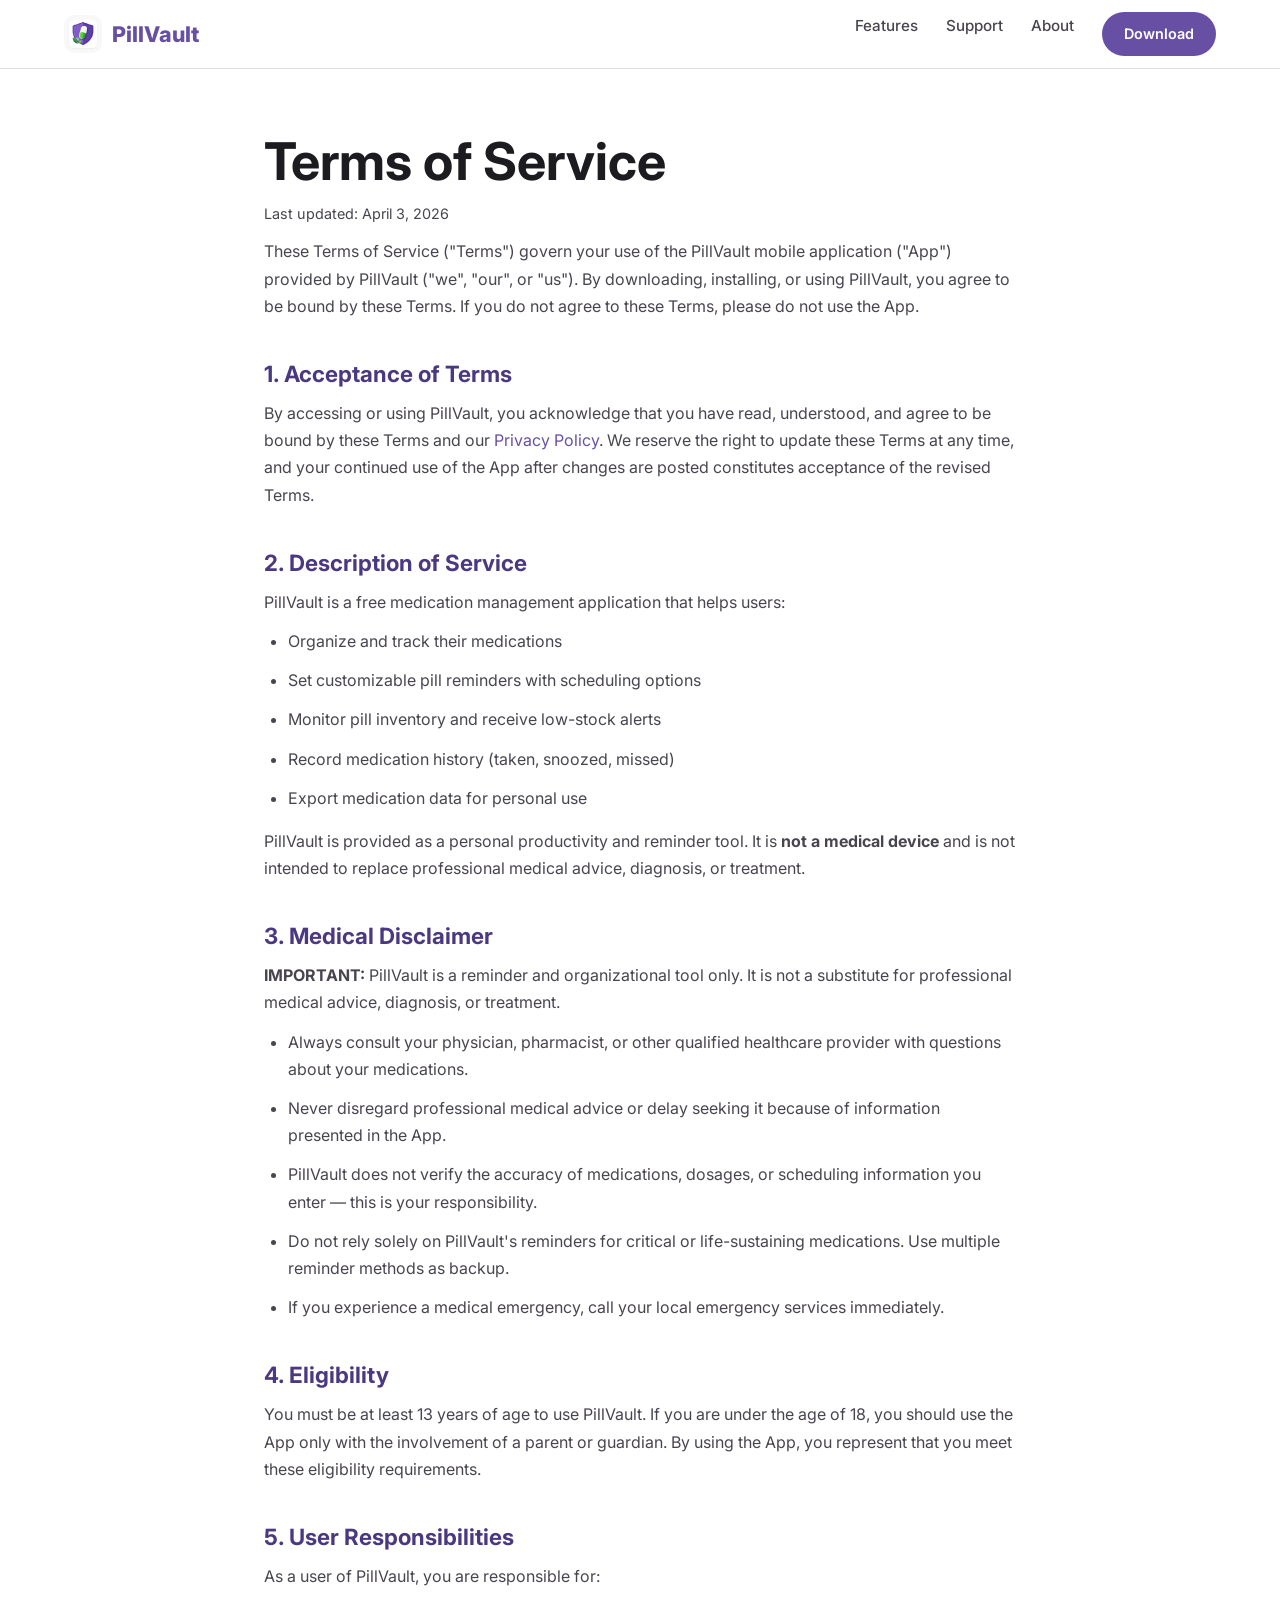
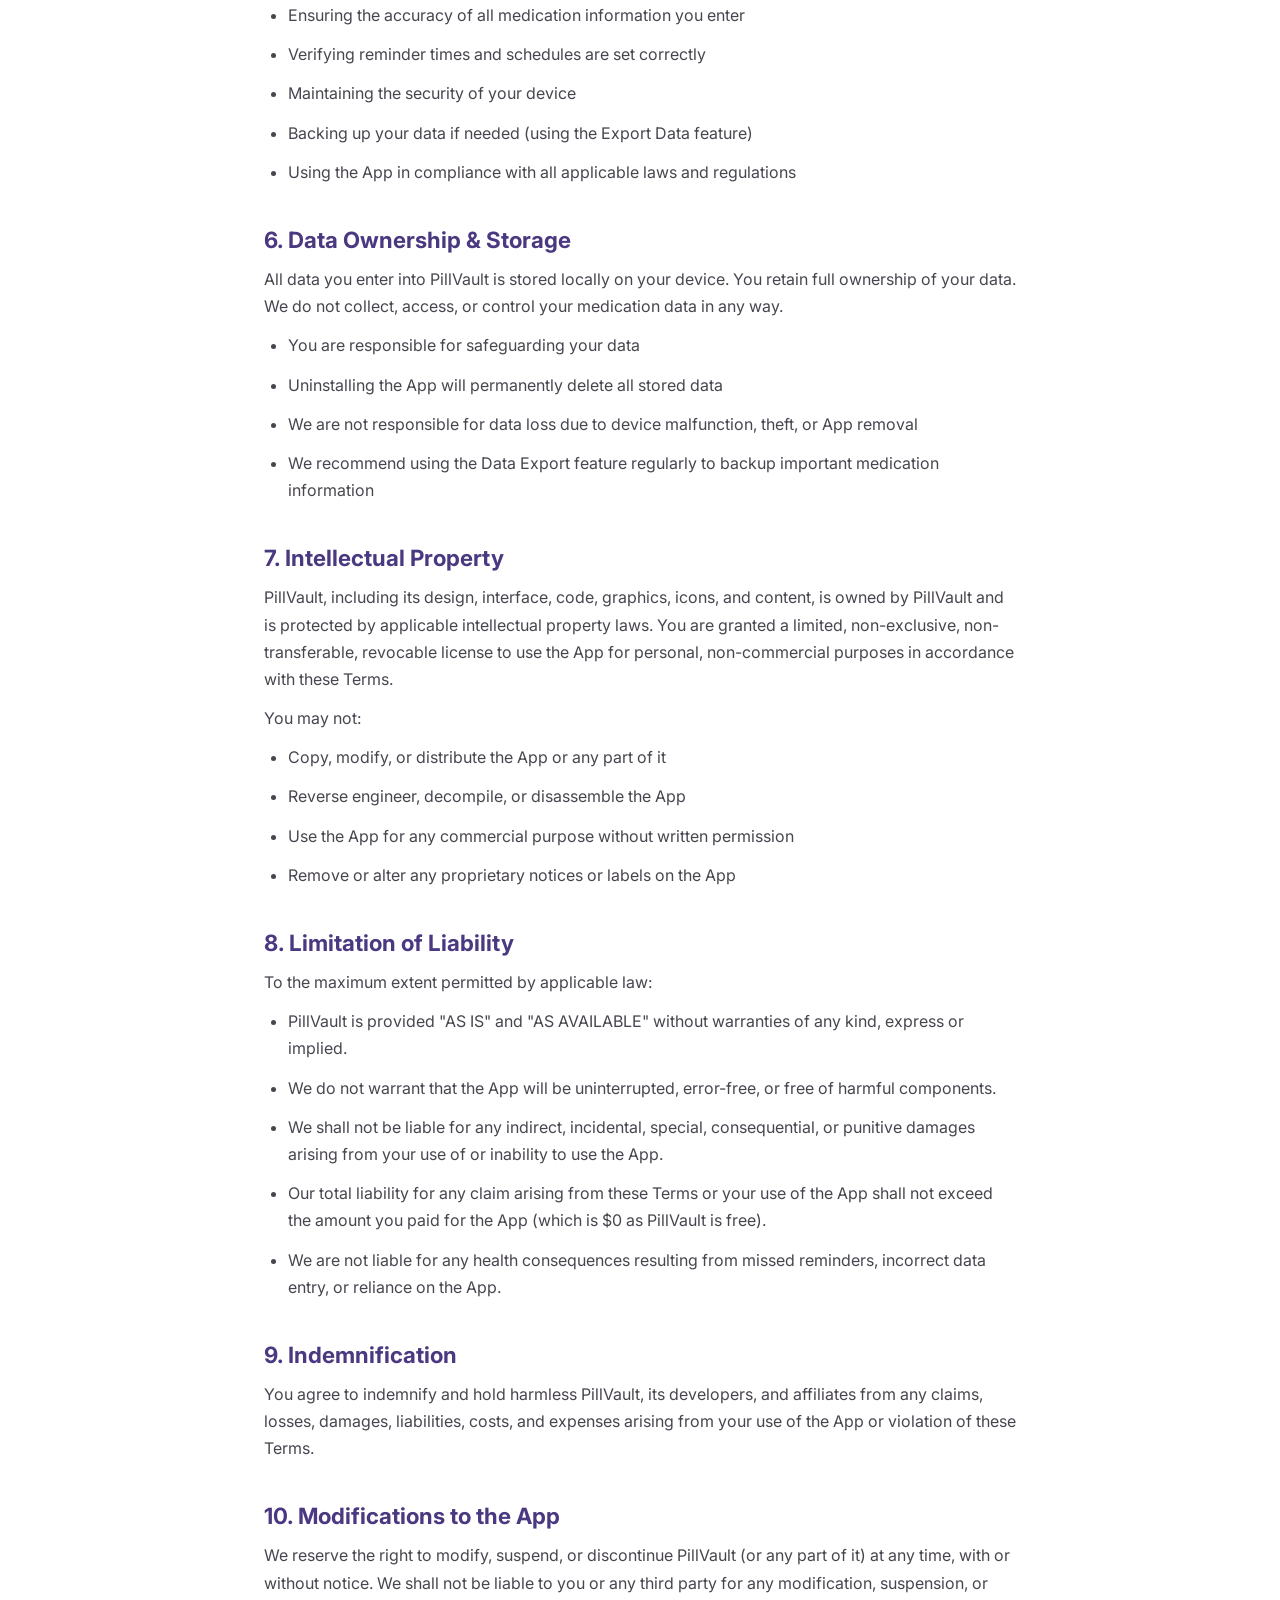
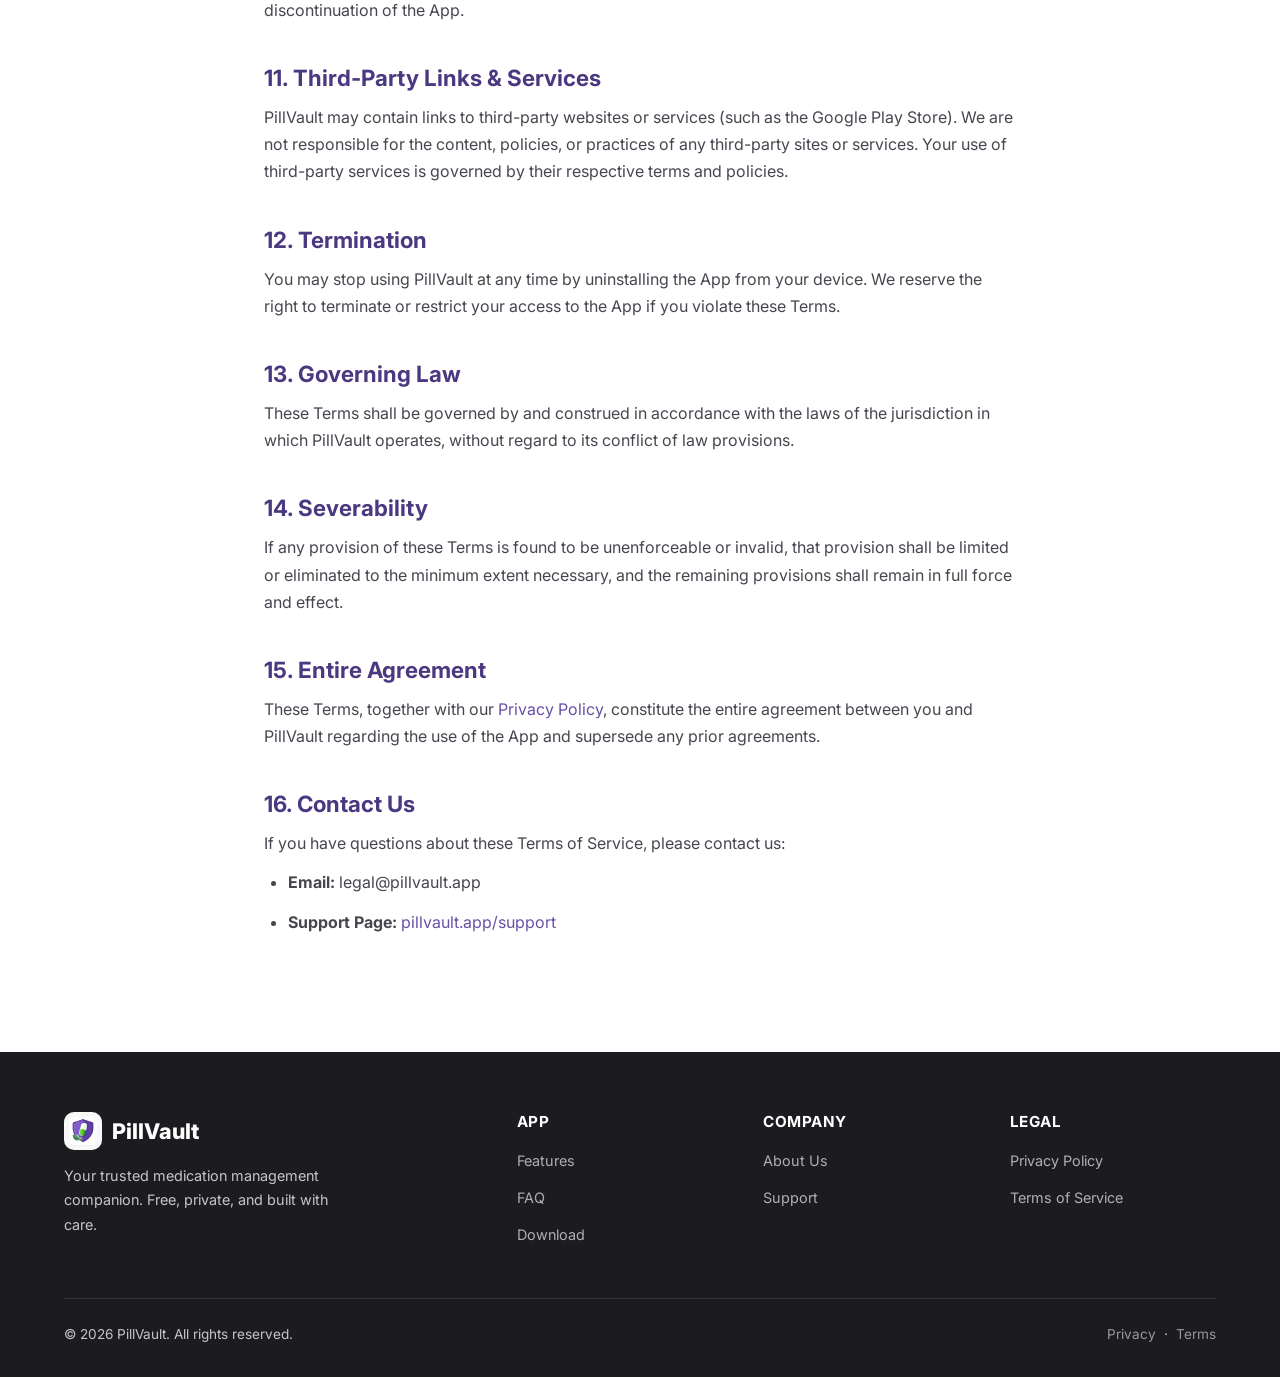
<file: terms-of-service.html>
<!doctype html>
<html lang="en">
  <head>
    <meta charset="UTF-8" />
    <meta name="viewport" content="width=device-width, initial-scale=1.0" />

    <!-- Google tag (gtag.js) -->
    <script
      async
      src="https://www.googletagmanager.com/gtag/js?id=G-6GTTFHM86S"
    ></script>
    <script>
      window.dataLayer = window.dataLayer || [];
      function gtag() {
        dataLayer.push(arguments);
      }
      gtag("js", new Date());
      gtag("config", "G-6GTTFHM86S");
    </script>

    <title>Terms of Service — PillVault</title>
    <meta
      name="description"
      content="PillVault Terms of Service. Read the terms and conditions for using the PillVault medication management app."
    />
    <meta name="robots" content="index, follow" />
    <link rel="canonical" href="https://pillvault.app/terms-of-service" />

    <meta property="og:type" content="website" />
    <meta property="og:title" content="Terms of Service — PillVault" />
    <meta
      property="og:description"
      content="Terms and conditions for using PillVault medication management app."
    />
    <meta property="og:url" content="https://pillvault.app/terms-of-service" />

    <link rel="icon" type="image/png" href="assets/images/favicon.png" />
    <link rel="preconnect" href="https://fonts.googleapis.com" />
    <link rel="preconnect" href="https://fonts.gstatic.com" crossorigin />
    <link
      href="https://fonts.googleapis.com/css2?family=Inter:wght@400;500;600;700;800&display=swap"
      rel="stylesheet"
    />
    <link rel="stylesheet" href="assets/style.css" />
  </head>
  <body>
    <!-- HEADER -->
    <header class="site-header">
      <div class="container header-inner">
        <a href="/" class="logo" aria-label="PillVault Home">
          <img src="assets/images/icon.png" alt="PillVault" class="logo-img" />
          PillVault
        </a>
        <button
          class="mobile-toggle"
          aria-label="Toggle navigation"
          onclick="document.querySelector('nav').classList.toggle('open')"
        >
          ☰
        </button>
        <nav>
          <ul>
            <li><a href="/#features">Features</a></li>
            <li><a href="support">Support</a></li>
            <li><a href="about">About</a></li>
            <li>
              <a
                href="https://play.google.com/store/apps/details?id=com.pillvault.app"
                class="btn btn-primary"
                style="padding: 10px 22px; font-size: 0.9rem"
                >Download</a
              >
            </li>
          </ul>
        </nav>
      </div>
    </header>

    <!-- CONTENT -->
    <main class="legal-page">
      <div class="container">
        <h1>Terms of Service</h1>
        <p class="legal-updated">Last updated: April 3, 2026</p>

        <p>
          These Terms of Service ("Terms") govern your use of the PillVault
          mobile application ("App") provided by PillVault ("we", "our", or
          "us"). By downloading, installing, or using PillVault, you agree to be
          bound by these Terms. If you do not agree to these Terms, please do
          not use the App.
        </p>

        <h2>1. Acceptance of Terms</h2>
        <p>
          By accessing or using PillVault, you acknowledge that you have read,
          understood, and agree to be bound by these Terms and our
          <a href="privacy">Privacy Policy</a>. We reserve the right to update
          these Terms at any time, and your continued use of the App after
          changes are posted constitutes acceptance of the revised Terms.
        </p>

        <h2>2. Description of Service</h2>
        <p>
          PillVault is a free medication management application that helps
          users:
        </p>
        <ul>
          <li>Organize and track their medications</li>
          <li>Set customizable pill reminders with scheduling options</li>
          <li>Monitor pill inventory and receive low-stock alerts</li>
          <li>Record medication history (taken, snoozed, missed)</li>
          <li>Export medication data for personal use</li>
        </ul>
        <p>
          PillVault is provided as a personal productivity and reminder tool. It
          is <strong>not a medical device</strong> and is not intended to
          replace professional medical advice, diagnosis, or treatment.
        </p>

        <h2>3. Medical Disclaimer</h2>
        <p>
          <strong>IMPORTANT:</strong> PillVault is a reminder and organizational
          tool only. It is not a substitute for professional medical advice,
          diagnosis, or treatment.
        </p>
        <ul>
          <li>
            Always consult your physician, pharmacist, or other qualified
            healthcare provider with questions about your medications.
          </li>
          <li>
            Never disregard professional medical advice or delay seeking it
            because of information presented in the App.
          </li>
          <li>
            PillVault does not verify the accuracy of medications, dosages, or
            scheduling information you enter — this is your responsibility.
          </li>
          <li>
            Do not rely solely on PillVault's reminders for critical or
            life-sustaining medications. Use multiple reminder methods as
            backup.
          </li>
          <li>
            If you experience a medical emergency, call your local emergency
            services immediately.
          </li>
        </ul>

        <h2>4. Eligibility</h2>
        <p>
          You must be at least 13 years of age to use PillVault. If you are
          under the age of 18, you should use the App only with the involvement
          of a parent or guardian. By using the App, you represent that you meet
          these eligibility requirements.
        </p>

        <h2>5. User Responsibilities</h2>
        <p>As a user of PillVault, you are responsible for:</p>
        <ul>
          <li>Ensuring the accuracy of all medication information you enter</li>
          <li>Verifying reminder times and schedules are set correctly</li>
          <li>Maintaining the security of your device</li>
          <li>
            Backing up your data if needed (using the Export Data feature)
          </li>
          <li>
            Using the App in compliance with all applicable laws and regulations
          </li>
        </ul>

        <h2>6. Data Ownership &amp; Storage</h2>
        <p>
          All data you enter into PillVault is stored locally on your device.
          You retain full ownership of your data. We do not collect, access, or
          control your medication data in any way.
        </p>
        <ul>
          <li>You are responsible for safeguarding your data</li>
          <li>Uninstalling the App will permanently delete all stored data</li>
          <li>
            We are not responsible for data loss due to device malfunction,
            theft, or App removal
          </li>
          <li>
            We recommend using the Data Export feature regularly to backup
            important medication information
          </li>
        </ul>

        <h2>7. Intellectual Property</h2>
        <p>
          PillVault, including its design, interface, code, graphics, icons, and
          content, is owned by PillVault and is protected by applicable
          intellectual property laws. You are granted a limited, non-exclusive,
          non-transferable, revocable license to use the App for personal,
          non-commercial purposes in accordance with these Terms.
        </p>
        <p>You may not:</p>
        <ul>
          <li>Copy, modify, or distribute the App or any part of it</li>
          <li>Reverse engineer, decompile, or disassemble the App</li>
          <li>
            Use the App for any commercial purpose without written permission
          </li>
          <li>Remove or alter any proprietary notices or labels on the App</li>
        </ul>

        <h2>8. Limitation of Liability</h2>
        <p>To the maximum extent permitted by applicable law:</p>
        <ul>
          <li>
            PillVault is provided "AS IS" and "AS AVAILABLE" without warranties
            of any kind, express or implied.
          </li>
          <li>
            We do not warrant that the App will be uninterrupted, error-free, or
            free of harmful components.
          </li>
          <li>
            We shall not be liable for any indirect, incidental, special,
            consequential, or punitive damages arising from your use of or
            inability to use the App.
          </li>
          <li>
            Our total liability for any claim arising from these Terms or your
            use of the App shall not exceed the amount you paid for the App
            (which is $0 as PillVault is free).
          </li>
          <li>
            We are not liable for any health consequences resulting from missed
            reminders, incorrect data entry, or reliance on the App.
          </li>
        </ul>

        <h2>9. Indemnification</h2>
        <p>
          You agree to indemnify and hold harmless PillVault, its developers,
          and affiliates from any claims, losses, damages, liabilities, costs,
          and expenses arising from your use of the App or violation of these
          Terms.
        </p>

        <h2>10. Modifications to the App</h2>
        <p>
          We reserve the right to modify, suspend, or discontinue PillVault (or
          any part of it) at any time, with or without notice. We shall not be
          liable to you or any third party for any modification, suspension, or
          discontinuation of the App.
        </p>

        <h2>11. Third-Party Links &amp; Services</h2>
        <p>
          PillVault may contain links to third-party websites or services (such
          as the Google Play Store). We are not responsible for the content,
          policies, or practices of any third-party sites or services. Your use
          of third-party services is governed by their respective terms and
          policies.
        </p>

        <h2>12. Termination</h2>
        <p>
          You may stop using PillVault at any time by uninstalling the App from
          your device. We reserve the right to terminate or restrict your access
          to the App if you violate these Terms.
        </p>

        <h2>13. Governing Law</h2>
        <p>
          These Terms shall be governed by and construed in accordance with the
          laws of the jurisdiction in which PillVault operates, without regard
          to its conflict of law provisions.
        </p>

        <h2>14. Severability</h2>
        <p>
          If any provision of these Terms is found to be unenforceable or
          invalid, that provision shall be limited or eliminated to the minimum
          extent necessary, and the remaining provisions shall remain in full
          force and effect.
        </p>

        <h2>15. Entire Agreement</h2>
        <p>
          These Terms, together with our
          <a href="privacy">Privacy Policy</a>, constitute the entire agreement
          between you and PillVault regarding the use of the App and supersede
          any prior agreements.
        </p>

        <h2>16. Contact Us</h2>
        <p>
          If you have questions about these Terms of Service, please contact us:
        </p>
        <ul>
          <li><strong>Email:</strong> legal@pillvault.app</li>
          <li>
            <strong>Support Page:</strong>
            <a href="support">pillvault.app/support</a>
          </li>
        </ul>
      </div>
    </main>

    <!-- FOOTER -->
    <footer class="site-footer">
      <div class="container">
        <div class="footer-grid">
          <div class="footer-brand">
            <div class="logo">
              <img
                src="assets/images/icon.png"
                alt="PillVault"
                class="logo-img"
              />
              PillVault
            </div>
            <p>
              Your trusted medication management companion. Free, private, and
              built with care.
            </p>
          </div>
          <div class="footer-col">
            <h4>App</h4>
            <ul>
              <li><a href="/#features">Features</a></li>
              <li><a href="/#faq">FAQ</a></li>
              <li>
                <a
                  href="https://play.google.com/store/apps/details?id=com.pillvault.app"
                  >Download</a
                >
              </li>
            </ul>
          </div>
          <div class="footer-col">
            <h4>Company</h4>
            <ul>
              <li><a href="about">About Us</a></li>
              <li><a href="support">Support</a></li>
            </ul>
          </div>
          <div class="footer-col">
            <h4>Legal</h4>
            <ul>
              <li><a href="privacy">Privacy Policy</a></li>
              <li><a href="terms-of-service">Terms of Service</a></li>
            </ul>
          </div>
        </div>
        <div class="footer-bottom">
          <span>&copy; 2026 PillVault. All rights reserved.</span>
          <span>
            <a href="privacy">Privacy</a> &nbsp;·&nbsp;
            <a href="terms-of-service">Terms</a>
          </span>
        </div>
      </div>
    </footer>
  </body>
</html>
</file>
<file: assets/style.css>
/* ============================================================
   PillVault Website — Stylesheet
   Brand color: #6750a4 (Material Design 3 Purple)
   ============================================================ */

/* ---------- Reset & Base ---------- */
*,
*::before,
*::after {
  box-sizing: border-box;
  margin: 0;
  padding: 0;
}

:root {
  --primary: #6750a4;
  --primary-light: #d0bcff;
  --primary-dark: #4a3880;
  --accent: #e8f5e9;
  --success: #1b5e20;
  --warning: #664900;
  --error: #93000a;
  --bg: #ffffff;
  --bg-alt: #f8f6fc;
  --bg-dark: #1c1b1f;
  --text: #1c1b1f;
  --text-light: #49454f;
  --text-lighter: #79747e;
  --border: #e0dce5;
  --shadow: 0 2px 12px rgba(0, 0, 0, 0.08);
  --shadow-lg: 0 8px 32px rgba(0, 0, 0, 0.12);
  --radius: 12px;
  --radius-lg: 20px;
  --max-width: 1200px;
  --transition: 0.25s ease;
}

html {
  scroll-behavior: smooth;
  font-size: 16px;
}

body {
  font-family:
    "Inter",
    -apple-system,
    BlinkMacSystemFont,
    "Segoe UI",
    Roboto,
    Oxygen,
    Ubuntu,
    sans-serif;
  color: var(--text);
  background: var(--bg);
  line-height: 1.7;
  -webkit-font-smoothing: antialiased;
}

img {
  max-width: 100%;
  height: auto;
  display: block;
}
a {
  color: var(--primary);
  text-decoration: none;
  transition: color var(--transition);
}
a:hover {
  color: var(--primary-dark);
}

h1,
h2,
h3,
h4 {
  line-height: 1.25;
  font-weight: 700;
}
h1 {
  font-size: clamp(2rem, 5vw, 3.25rem);
}
h2 {
  font-size: clamp(1.5rem, 3.5vw, 2.25rem);
}
h3 {
  font-size: 1.35rem;
}

.container {
  max-width: var(--max-width);
  margin: 0 auto;
  padding: 0 24px;
}

/* ---------- Header ---------- */
.site-header {
  position: sticky;
  top: 0;
  z-index: 100;
  background: rgba(255, 255, 255, 0.92);
  backdrop-filter: blur(12px);
  border-bottom: 1px solid var(--border);
}

.header-inner {
  display: flex;
  align-items: center;
  justify-content: space-between;
  height: 68px;
}

.logo {
  display: flex;
  align-items: center;
  gap: 10px;
  font-size: 1.35rem;
  font-weight: 800;
  color: var(--primary);
}

.logo-icon {
  width: 38px;
  height: 38px;
  background: var(--primary);
  color: #fff;
  border-radius: 10px;
  display: flex;
  align-items: center;
  justify-content: center;
  font-size: 1.3rem;
}

.logo-img {
  width: 38px;
  height: 38px;
  border-radius: 10px;
  object-fit: contain;
}

nav ul {
  list-style: none;
  display: flex;
  gap: 28px;
}

nav a {
  color: var(--text-light);
  font-weight: 500;
  font-size: 0.95rem;
  position: relative;
}

nav a::after {
  content: "";
  position: absolute;
  bottom: -4px;
  left: 0;
  width: 0;
  height: 2px;
  background: var(--primary);
  transition: width var(--transition);
}

nav a:hover {
  color: var(--primary);
}
nav a:hover::after {
  width: 100%;
}

.mobile-toggle {
  display: none;
  background: none;
  border: none;
  font-size: 1.6rem;
  color: var(--text);
  cursor: pointer;
}

/* ---------- Hero Section ---------- */
.hero {
  padding: 80px 0 60px;
  background: linear-gradient(
    170deg,
    var(--bg) 0%,
    var(--bg-alt) 50%,
    var(--accent) 100%
  );
}

.hero-grid {
  display: grid;
  grid-template-columns: 1fr 1fr;
  gap: 60px;
  align-items: center;
}

.hero-content {
  max-width: 560px;
}

.hero-badge {
  display: inline-block;
  background: var(--primary-light);
  color: var(--primary-dark);
  padding: 6px 16px;
  border-radius: 20px;
  font-size: 0.85rem;
  font-weight: 600;
  margin-bottom: 20px;
}

.hero h1 {
  margin-bottom: 20px;
}
.hero h1 span {
  color: var(--primary);
}

.hero-desc {
  font-size: 1.15rem;
  color: var(--text-light);
  margin-bottom: 32px;
  max-width: 480px;
}

.hero-actions {
  display: flex;
  gap: 16px;
  flex-wrap: wrap;
  align-items: center;
}

.btn {
  display: inline-flex;
  align-items: center;
  gap: 8px;
  padding: 14px 28px;
  border-radius: 28px;
  font-weight: 600;
  font-size: 1rem;
  transition: all var(--transition);
  border: none;
  cursor: pointer;
}

.btn-primary {
  background: var(--primary);
  color: #fff;
}
.btn-primary:hover {
  background: var(--primary-dark);
  color: #fff;
  transform: translateY(-2px);
  box-shadow: var(--shadow-lg);
}

.btn-outline {
  border: 2px solid var(--primary);
  color: var(--primary);
  background: transparent;
}
.btn-outline:hover {
  background: var(--primary);
  color: #fff;
  transform: translateY(-2px);
}

.hero-stats {
  display: flex;
  gap: 40px;
  margin-top: 40px;
  padding-top: 32px;
  border-top: 1px solid var(--border);
}

.stat strong {
  display: block;
  font-size: 1.6rem;
  color: var(--primary);
}
.stat span {
  font-size: 0.88rem;
  color: var(--text-lighter);
}

.hero-visual {
  display: flex;
  justify-content: center;
  align-items: center;
}

.phone-mockup {
  width: 300px;
  height: 600px;
  background: var(--bg);
  border-radius: 36px;
  box-shadow:
    var(--shadow-lg),
    0 0 0 6px #333;
  overflow: hidden;
  position: relative;
}

.phone-screen {
  width: 100%;
  height: 100%;
  background: linear-gradient(
    135deg,
    var(--primary-light) 0%,
    var(--accent) 100%
  );
  display: flex;
  flex-direction: column;
  align-items: center;
  justify-content: center;
  padding: 40px 20px;
  text-align: center;
}

.phone-screen .app-icon-large {
  width: 80px;
  height: 80px;
  border-radius: 20px;
  object-fit: contain;
  margin-bottom: 16px;
  box-shadow: 0 4px 16px rgba(103, 80, 164, 0.3);
}

.phone-screen h3 {
  color: var(--primary-dark);
  font-size: 1.4rem;
  margin-bottom: 8px;
}

.phone-screen p {
  color: var(--text-light);
  font-size: 0.9rem;
}

.mock-card {
  background: #fff;
  border-radius: 12px;
  padding: 14px 18px;
  margin-top: 16px;
  width: 100%;
  box-shadow: 0 2px 8px rgba(0, 0, 0, 0.06);
  display: flex;
  align-items: center;
  gap: 12px;
  text-align: left;
}

.mock-card .dot {
  width: 10px;
  height: 10px;
  border-radius: 50%;
}
.dot-green {
  background: #1b5e20;
}
.dot-orange {
  background: #e65100;
}
.dot-blue {
  background: var(--primary);
}

.mock-card span {
  font-size: 0.82rem;
  color: var(--text);
  font-weight: 500;
}

/* ---------- Features Section ---------- */
.features {
  padding: 100px 0;
}

.section-header {
  text-align: center;
  max-width: 640px;
  margin: 0 auto 60px;
}

.section-label {
  display: inline-block;
  background: var(--primary-light);
  color: var(--primary-dark);
  padding: 4px 14px;
  border-radius: 16px;
  font-size: 0.82rem;
  font-weight: 600;
  margin-bottom: 12px;
  text-transform: uppercase;
  letter-spacing: 0.5px;
}

.section-header p {
  color: var(--text-light);
  font-size: 1.05rem;
  margin-top: 12px;
}

.features-grid {
  display: grid;
  grid-template-columns: repeat(auto-fit, minmax(280px, 1fr));
  gap: 28px;
}

.feature-card {
  background: var(--bg);
  border: 1px solid var(--border);
  border-radius: var(--radius-lg);
  padding: 32px 28px;
  transition: all var(--transition);
}

.feature-card:hover {
  transform: translateY(-4px);
  box-shadow: var(--shadow-lg);
  border-color: var(--primary-light);
}

.feature-icon {
  width: 56px;
  height: 56px;
  border-radius: 14px;
  display: flex;
  align-items: center;
  justify-content: center;
  font-size: 1.6rem;
  margin-bottom: 18px;
}

.icon-purple {
  background: #f3effb;
}
.icon-green {
  background: #e8f5e9;
}
.icon-orange {
  background: #fff3e0;
}
.icon-blue {
  background: #e3f2fd;
}
.icon-red {
  background: #fce4ec;
}
.icon-teal {
  background: #e0f2f1;
}

.feature-card h3 {
  margin-bottom: 10px;
}
.feature-card p {
  color: var(--text-light);
  font-size: 0.95rem;
}

/* ---------- How It Works ---------- */
.how-it-works {
  padding: 100px 0;
  background: var(--bg-alt);
}

.steps {
  display: grid;
  grid-template-columns: repeat(auto-fit, minmax(220px, 1fr));
  gap: 36px;
  counter-reset: step;
}

.step {
  text-align: center;
  position: relative;
}

.step-number {
  width: 52px;
  height: 52px;
  background: var(--primary);
  color: #fff;
  border-radius: 50%;
  display: inline-flex;
  align-items: center;
  justify-content: center;
  font-size: 1.4rem;
  font-weight: 700;
  margin-bottom: 18px;
}

.step h3 {
  margin-bottom: 8px;
}
.step p {
  color: var(--text-light);
  font-size: 0.93rem;
}

/* ---------- Benefits / Why ---------- */
.benefits {
  padding: 100px 0;
}

.benefits-grid {
  display: grid;
  grid-template-columns: repeat(auto-fit, minmax(260px, 1fr));
  gap: 28px;
}

.benefit-card {
  display: flex;
  gap: 16px;
  padding: 24px;
  border-radius: var(--radius);
  background: var(--bg-alt);
  transition: background var(--transition);
}

.benefit-card:hover {
  background: #f0ecf8;
}

.benefit-icon {
  font-size: 1.8rem;
  flex-shrink: 0;
  line-height: 1;
}

.benefit-card h3 {
  margin-bottom: 6px;
  font-size: 1.1rem;
}
.benefit-card p {
  color: var(--text-light);
  font-size: 0.92rem;
}

/* ---------- CTA Section ---------- */
.cta {
  padding: 80px 0;
  background: linear-gradient(
    135deg,
    var(--primary) 0%,
    var(--primary-dark) 100%
  );
  color: #fff;
  text-align: center;
}

.cta h2 {
  color: #fff;
  margin-bottom: 16px;
}
.cta p {
  color: rgba(255, 255, 255, 0.85);
  font-size: 1.1rem;
  margin-bottom: 32px;
  max-width: 520px;
  margin-left: auto;
  margin-right: auto;
}

.btn-white {
  background: #fff;
  color: var(--primary);
}
.btn-white:hover {
  background: #f0ecf8;
  color: var(--primary-dark);
  transform: translateY(-2px);
  box-shadow: var(--shadow-lg);
}

/* ---------- FAQ ---------- */
.faq {
  padding: 100px 0;
}

.faq-list {
  max-width: 760px;
  margin: 0 auto;
}

.faq-item {
  border-bottom: 1px solid var(--border);
  padding: 24px 0;
}

.faq-item summary {
  cursor: pointer;
  font-weight: 600;
  font-size: 1.05rem;
  list-style: none;
  display: flex;
  justify-content: space-between;
  align-items: center;
}

.faq-item summary::after {
  content: "+";
  font-size: 1.4rem;
  color: var(--primary);
  transition: transform var(--transition);
}

.faq-item[open] summary::after {
  content: "−";
}

.faq-item p {
  margin-top: 12px;
  color: var(--text-light);
  font-size: 0.95rem;
  padding-right: 40px;
}

/* ---------- Footer ---------- */
.site-footer {
  background: var(--bg-dark);
  color: rgba(255, 255, 255, 0.75);
  padding: 60px 0 30px;
}

.footer-grid {
  display: grid;
  grid-template-columns: 2fr 1fr 1fr 1fr;
  gap: 40px;
  margin-bottom: 40px;
}

.footer-brand .logo {
  color: #fff;
  margin-bottom: 14px;
}
.footer-brand .logo .logo-icon {
  background: var(--primary-light);
  color: var(--primary-dark);
}
.footer-brand .logo .logo-img {
  width: 38px;
  height: 38px;
  border-radius: 10px;
}
.footer-brand p {
  font-size: 0.9rem;
  max-width: 280px;
}

.footer-col h4 {
  color: #fff;
  font-size: 0.95rem;
  margin-bottom: 16px;
  text-transform: uppercase;
  letter-spacing: 0.5px;
}

.footer-col ul {
  list-style: none;
}
.footer-col li {
  margin-bottom: 10px;
}
.footer-col a {
  color: rgba(255, 255, 255, 0.65);
  font-size: 0.9rem;
}
.footer-col a:hover {
  color: #fff;
}

.footer-bottom {
  border-top: 1px solid rgba(255, 255, 255, 0.1);
  padding-top: 24px;
  display: flex;
  justify-content: space-between;
  align-items: center;
  font-size: 0.85rem;
}

.footer-bottom a {
  color: rgba(255, 255, 255, 0.55);
}
.footer-bottom a:hover {
  color: #fff;
}

/* ---------- Legal Pages ---------- */
.legal-page {
  padding: 60px 0 100px;
}

.legal-page .container {
  max-width: 800px;
}

.legal-page h1 {
  margin-bottom: 8px;
}

.legal-updated {
  color: var(--text-lighter);
  font-size: 0.9rem;
  margin-bottom: 40px;
}

.legal-page h2 {
  font-size: 1.4rem;
  margin-top: 40px;
  margin-bottom: 12px;
  color: var(--primary-dark);
}

.legal-page h3 {
  font-size: 1.15rem;
  margin-top: 28px;
  margin-bottom: 8px;
}

.legal-page p,
.legal-page li {
  color: var(--text-light);
  margin-bottom: 12px;
}

.legal-page ul,
.legal-page ol {
  padding-left: 24px;
  margin-bottom: 16px;
}

.legal-page ul li {
  list-style: disc;
}

/* ---------- License Table ---------- */
.license-table {
  width: 100%;
  border-collapse: collapse;
  margin: 20px 0 32px;
  font-size: 0.95rem;
}
.license-table th,
.license-table td {
  text-align: left;
  padding: 10px 14px;
  border-bottom: 1px solid var(--border);
}
.license-table th {
  background: var(--bg-alt);
  font-weight: 600;
  color: var(--text-dark);
  position: sticky;
  top: 0;
}
.license-table td a {
  color: var(--primary);
  text-decoration: none;
}
.license-table td a:hover {
  text-decoration: underline;
}
.license-text {
  background: var(--bg-alt);
  border-left: 4px solid var(--primary);
  padding: 20px 24px;
  margin: 16px 0 32px;
  border-radius: 0 8px 8px 0;
  font-size: 0.9rem;
  line-height: 1.7;
  color: var(--text-light);
}
@media (max-width: 600px) {
  .license-table {
    font-size: 0.82rem;
  }
  .license-table th,
  .license-table td {
    padding: 8px 8px;
  }
}

/* ---------- Support Page ---------- */
.support-hero {
  padding: 60px 0 40px;
  background: var(--bg-alt);
  text-align: center;
}

.support-hero p {
  color: var(--text-light);
  font-size: 1.1rem;
  margin-top: 12px;
  max-width: 520px;
  margin-left: auto;
  margin-right: auto;
}

.support-content {
  padding: 60px 0 100px;
}

.support-grid {
  display: grid;
  grid-template-columns: repeat(auto-fit, minmax(300px, 1fr));
  gap: 32px;
  margin-bottom: 60px;
}

.support-card {
  background: var(--bg);
  border: 1px solid var(--border);
  border-radius: var(--radius-lg);
  padding: 36px 28px;
  text-align: center;
  transition: all var(--transition);
}

.support-card:hover {
  transform: translateY(-4px);
  box-shadow: var(--shadow-lg);
}

.support-card .card-icon {
  font-size: 2.4rem;
  margin-bottom: 16px;
}

.support-card h3 {
  margin-bottom: 10px;
}
.support-card p {
  color: var(--text-light);
  font-size: 0.93rem;
  margin-bottom: 18px;
}

/* ---------- About Page ---------- */
.about-hero {
  padding: 80px 0 60px;
  background: linear-gradient(170deg, var(--bg) 0%, var(--bg-alt) 100%);
  text-align: center;
}

.about-hero p {
  color: var(--text-light);
  font-size: 1.15rem;
  max-width: 640px;
  margin: 16px auto 0;
}

.about-section {
  padding: 80px 0;
}
.about-section:nth-child(even) {
  background: var(--bg-alt);
}

.about-section .container {
  max-width: 800px;
}

.about-section h2 {
  margin-bottom: 20px;
}
.about-section p {
  color: var(--text-light);
  margin-bottom: 14px;
}

.values-grid {
  display: grid;
  grid-template-columns: repeat(auto-fit, minmax(220px, 1fr));
  gap: 24px;
  margin-top: 32px;
}

.value-card {
  text-align: center;
  padding: 28px 20px;
  background: var(--bg);
  border-radius: var(--radius);
  border: 1px solid var(--border);
}

.value-card .icon {
  font-size: 2rem;
  margin-bottom: 12px;
}
.value-card h3 {
  margin-bottom: 8px;
  font-size: 1.05rem;
}
.value-card p {
  font-size: 0.9rem;
}

/* ---------- Responsive ---------- */
@media (max-width: 900px) {
  .hero-grid {
    grid-template-columns: 1fr;
    text-align: center;
  }
  .hero-content {
    max-width: 100%;
  }
  .hero-desc {
    max-width: 100%;
    margin-left: auto;
    margin-right: auto;
  }
  .hero-actions {
    justify-content: center;
  }
  .hero-stats {
    justify-content: center;
  }
  .hero-visual {
    display: none;
  }
  .footer-grid {
    grid-template-columns: 1fr 1fr;
  }
}

@media (max-width: 640px) {
  .header-inner nav {
    display: none;
  }
  .mobile-toggle {
    display: block;
  }

  .header-inner nav.open {
    display: flex;
    position: absolute;
    top: 68px;
    left: 0;
    right: 0;
    background: #fff;
    border-bottom: 1px solid var(--border);
    padding: 20px;
    box-shadow: var(--shadow);
  }

  .header-inner nav.open ul {
    flex-direction: column;
    gap: 16px;
    width: 100%;
  }

  .hero {
    padding: 40px 0;
  }
  .features,
  .how-it-works,
  .benefits,
  .faq {
    padding: 60px 0;
  }
  .footer-grid {
    grid-template-columns: 1fr;
  }
  .footer-bottom {
    flex-direction: column;
    gap: 12px;
    text-align: center;
  }
  .steps {
    grid-template-columns: 1fr;
  }
}

/* ---------- Accessibility ---------- */
:focus-visible {
  outline: 3px solid var(--primary);
  outline-offset: 2px;
}

@media (prefers-reduced-motion: reduce) {
  *,
  *::before,
  *::after {
    transition-duration: 0.01ms !important;
    animation-duration: 0.01ms !important;
  }
}

/* ---------- Print ---------- */
@media print {
  .site-header,
  .cta,
  .site-footer,
  .hero-visual {
    display: none;
  }
  body {
    color: #000;
    background: #fff;
  }
}
</file>
